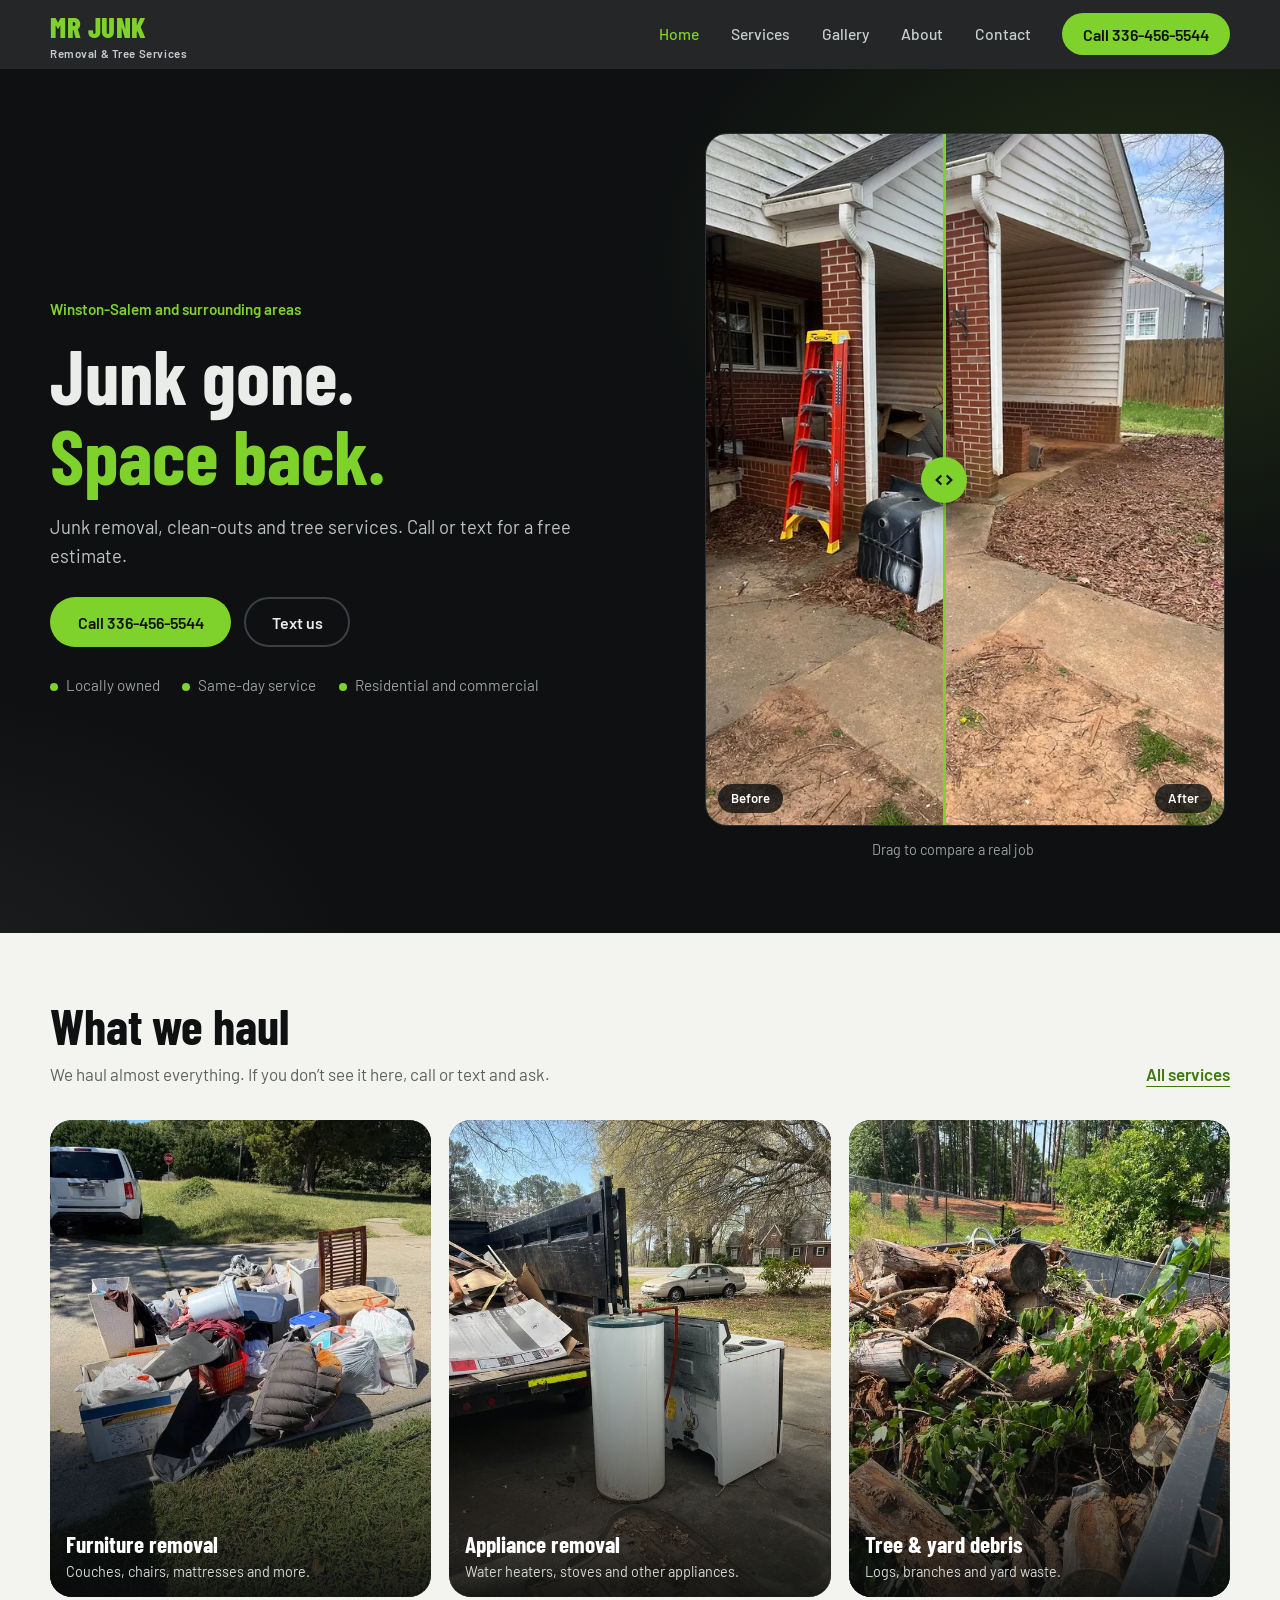
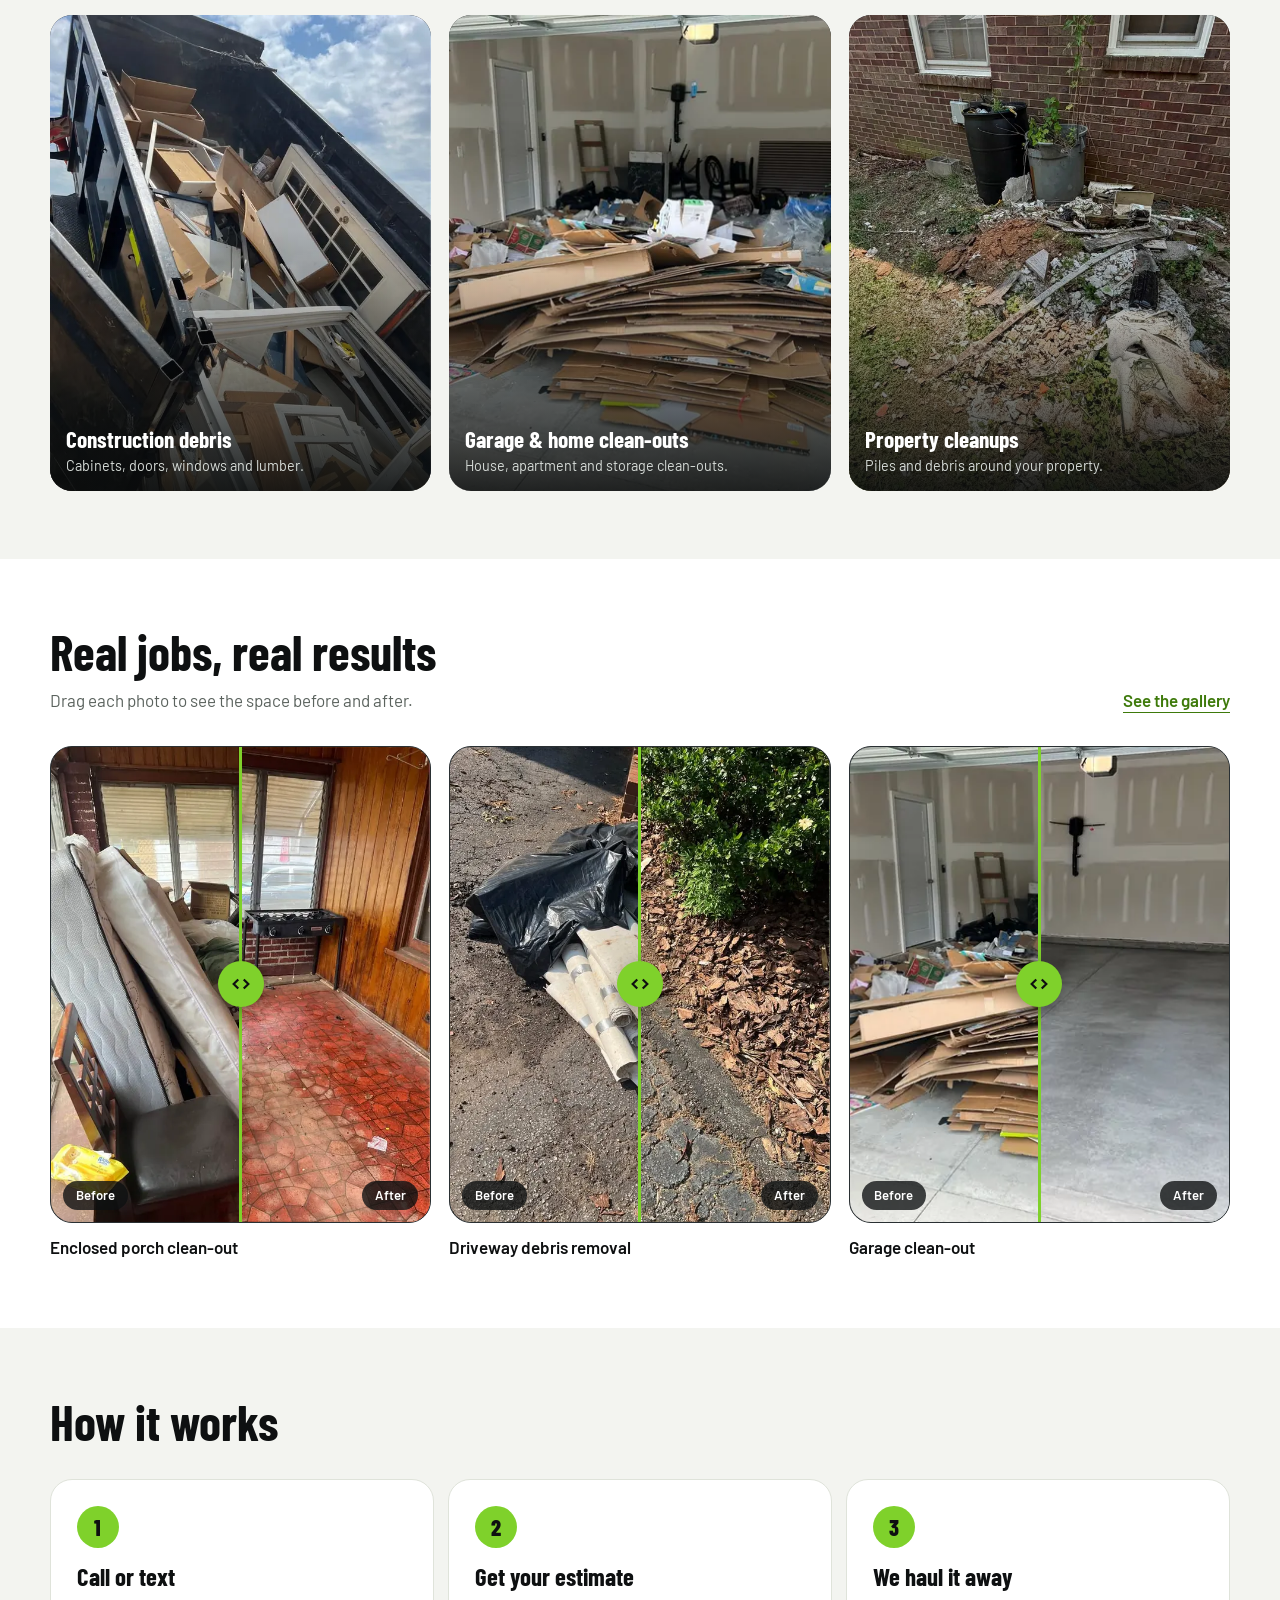
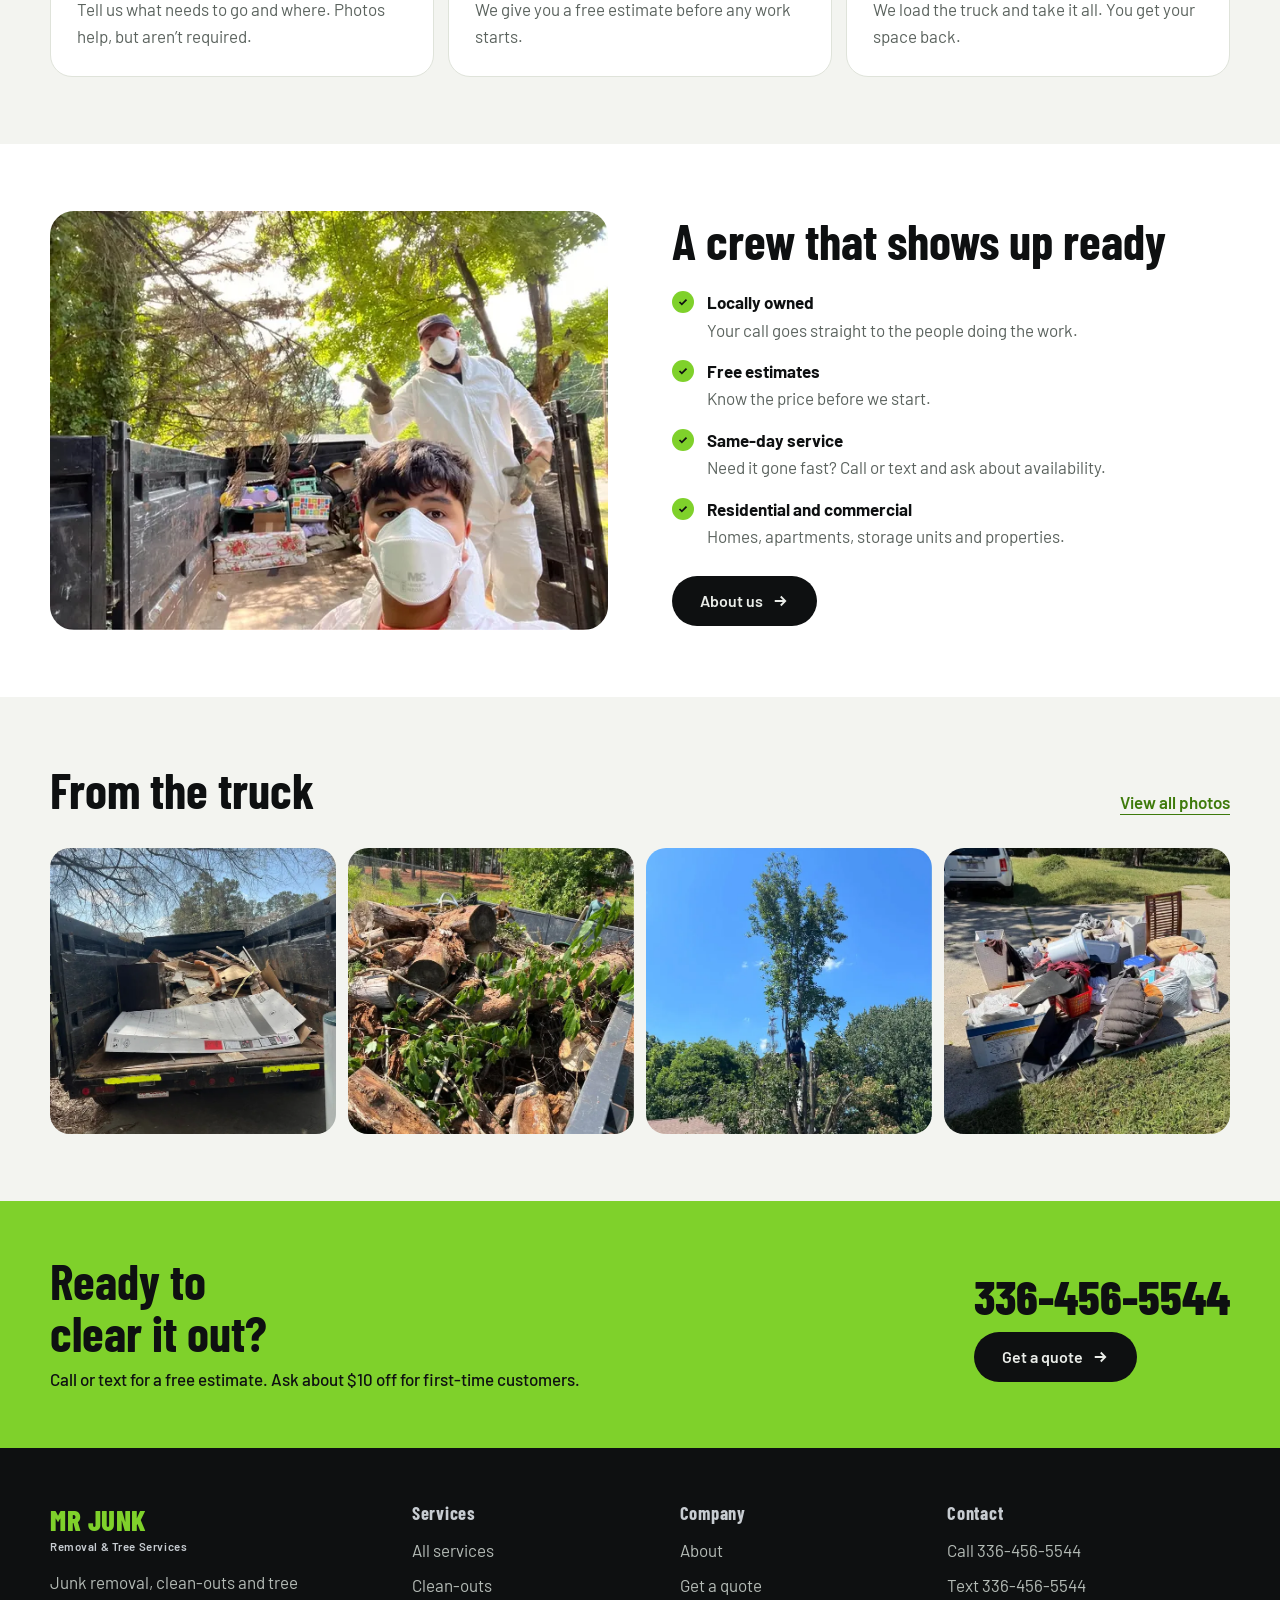
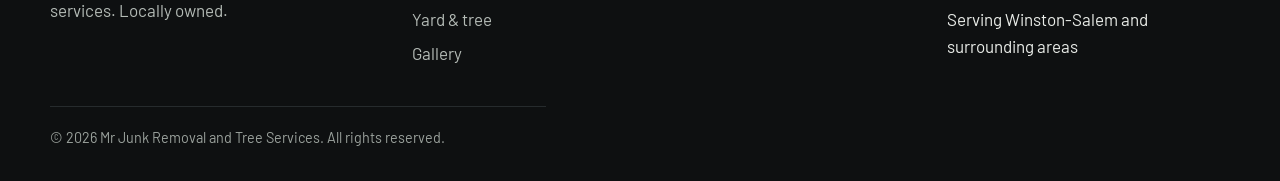
<file: index.html>
<!doctype html>
<html lang="en"><head><meta charset="utf-8"><meta name="viewport" content="width=device-width,initial-scale=1">
<title>Junk Removal &amp; Tree Services in Winston-Salem | Mr Junk</title><meta name="description" content="Mr Junk Removal and Tree Services hauls furniture, appliances, construction and yard debris, and does house, apartment and storage clean-outs in Winston-Salem and nearby areas. Call or text 336-456-5544."><link rel="canonical" href="https://www.mrjunkremoval.example/"><meta name="theme-color" content="#0E1011">
<meta property="og:type" content="website"><meta property="og:site_name" content="Mr Junk Removal and Tree Services"><meta property="og:title" content="Junk Removal &amp; Tree Services in Winston-Salem | Mr Junk"><meta property="og:description" content="Mr Junk Removal and Tree Services hauls furniture, appliances, construction and yard debris, and does house, apartment and storage clean-outs in Winston-Salem and nearby areas. Call or text 336-456-5544."><meta property="og:url" content="https://www.mrjunkremoval.example/"><meta property="og:image" content="https://www.mrjunkremoval.example/images/og.jpg"><meta name="twitter:card" content="summary_large_image">
<link rel="icon" href="assets/favicon.svg" type="image/svg+xml"><link rel="preconnect" href="https://fonts.googleapis.com"><link rel="preconnect" href="https://fonts.gstatic.com" crossorigin>
<link href="https://fonts.googleapis.com/css2?family=Barlow+Condensed:wght@700;800&family=Barlow:wght@400;500;600&display=swap" rel="stylesheet"><link rel="stylesheet" href="assets/style.css">
<script type="application/ld+json">{"@context": "https://schema.org", "@graph": [{"@type": "LocalBusiness", "@id": "https://www.mrjunkremoval.example/#business", "name": "Mr Junk Removal and Tree Services", "url": "https://www.mrjunkremoval.example/", "telephone": "+1-336-456-5544", "image": "https://www.mrjunkremoval.example/images/og.jpg", "areaServed": {"@type": "City", "name": "Winston-Salem, NC"}, "description": "Junk removal, house, apartment and storage clean-outs, yard debris and tree services in Winston-Salem and surrounding areas."}, {"@type": "WebSite", "url": "https://www.mrjunkremoval.example/", "name": "Mr Junk Removal and Tree Services"}]}</script></head><body>
<header class="hdr"><div class="wrap hbar"><a class="logo" href="index.html" aria-label="Mr Junk Removal and Tree Services, home"><b>MR JUNK</b><span>Removal &amp; Tree Services</span></a><nav class="nav" id="nav" aria-label="Main"><a href="index.html" aria-current="page">Home</a><a href="services.html">Services</a><a href="gallery.html">Gallery</a><a href="about.html">About</a><a href="contact.html">Contact</a></nav><a class="btn btn-primary hcall" href="tel:+13364565544">Call 336-456-5544</a><button class="navbtn" id="navbtn" aria-label="Menu" aria-expanded="false" aria-controls="nav"><svg viewBox="0 0 24 24"><path d="M4 7h16M4 12h16M4 17h16" stroke-linecap="round"/></svg></button></div></header>
<main><section class="hero"><div class="wrap hero-grid"><div class="hero-copy"><p class="kicker">Winston-Salem and surrounding areas</p><h1>Junk gone.<br><em>Space back.</em></h1><p class="lead">Junk removal, clean-outs and tree services. Call or text for a free estimate.</p><div class="cta"><a class="btn btn-primary" href="tel:+13364565544">Call 336-456-5544</a><a class="btn btn-ghost" href="sms:+13364565544">Text us</a></div><ul class="facts"><li>Locally owned</li><li>Same-day service</li><li>Residential and commercial</li></ul></div>
<div class="hero-ba"><div class="ba" style="--ar:3/4" data-nudge><img src="images/house-before-1280.webp" srcset="images/house-before-640.webp 640w, images/house-before-1280.webp 1280w" sizes="(min-width:900px) 520px,100vw" alt="Before: Water heater, couch, windows and debris piled beside a brick house" width="1536" height="2048" fetchpriority="high"><img src="images/house-after-1280.webp" srcset="images/house-after-640.webp 640w, images/house-after-1280.webp 1280w" sizes="(min-width:900px) 520px,100vw" alt="After: Front porch and side carport after debris was hauled away" width="1536" height="2048" fetchpriority="high" class="top"><span class="bar"></span><span class="tag l">Before</span><span class="tag r">After</span><input type="range" min="0" max="100" value="50" aria-label="Drag to compare before and after: front porch and carport"><span class="knob"><svg viewBox="0 0 24 24" aria-hidden="true"><path d="m9 7-5 5 5 5M15 7l5 5-5 5"/></svg></span></div><p class="hint">Drag to compare a real job</p></div></div></section>
<section class="s"><div class="wrap"><div class="sh"><div><h2>What we haul</h2><p>We haul almost everything. If you don’t see it here, call or text and ask.</p></div><a class="more" href="services.html">All services</a></div><div class="tiles"><a class="tile rv" href="services.html#furniture"><img src="images/curbside-pile-720.webp" srcset="images/curbside-pile-640.webp 640w, images/curbside-pile-720.webp 720w" sizes="(min-width:900px) 33vw,50vw" alt="Household items, bags and a chair stacked at the curb for removal" width="720" height="960" loading="lazy" decoding="async"><div><h3>Furniture removal</h3><p>Couches, chairs, mattresses and more.</p></div></a><a class="tile rv" href="services.html#appliances"><img src="images/water-heater-stove-1280.webp" srcset="images/water-heater-stove-640.webp 640w, images/water-heater-stove-1280.webp 1280w" sizes="(min-width:900px) 33vw,50vw" alt="Water heater and electric stove at the curb beside a loaded trailer" width="1536" height="2048" loading="lazy" decoding="async"><div><h3>Appliance removal</h3><p>Water heaters, stoves and other appliances.</p></div></a><a class="tile rv" href="yard-and-tree.html"><img src="images/logs-trailer-720.webp" srcset="images/logs-trailer-640.webp 640w, images/logs-trailer-720.webp 720w" sizes="(min-width:900px) 33vw,50vw" alt="Cut logs and branches loaded in a trailer" width="720" height="960" loading="lazy" decoding="async"><div><h3>Tree &amp; yard debris</h3><p>Logs, branches and yard waste.</p></div></a><a class="tile rv" href="services.html#construction"><img src="images/trailer-dumping-720.webp" srcset="images/trailer-dumping-640.webp 640w, images/trailer-dumping-720.webp 720w" sizes="(min-width:900px) 33vw,50vw" alt="Dump trailer tilted to unload cabinets, doors and window frames" width="720" height="960" loading="lazy" decoding="async"><div><h3>Construction debris</h3><p>Cabinets, doors, windows and lumber.</p></div></a><a class="tile rv" href="clean-outs.html"><img src="images/garage-before-1280.webp" srcset="images/garage-before-640.webp 640w, images/garage-before-1280.webp 1280w" sizes="(min-width:900px) 33vw,50vw" alt="Garage floor covered in flattened cardboard and household items before a clean-out" width="2048" height="1536" loading="lazy" decoding="async"><div><h3>Garage &amp; home clean-outs</h3><p>House, apartment and storage clean-outs.</p></div></a><a class="tile rv" href="services.html#property"><img src="images/yard-debris-2-1280.webp" srcset="images/yard-debris-2-640.webp 640w, images/yard-debris-2-1280.webp 1280w" sizes="(min-width:900px) 33vw,50vw" alt="Broken materials and trash cans piled against a brick wall" width="1536" height="2048" loading="lazy" decoding="async"><div><h3>Property cleanups</h3><p>Piles and debris around your property.</p></div></a></div></div></section>
<section class="s white"><div class="wrap"><div class="sh"><div><h2>Real jobs, real results</h2><p>Drag each photo to see the space before and after.</p></div><a class="more" href="gallery.html">See the gallery</a></div><div class="trio">
<figure class="rv"><div class="ba" style="--ar:4/5"><img src="images/porch-before-720.webp" srcset="images/porch-before-640.webp 640w, images/porch-before-720.webp 720w" sizes="(min-width:900px) 33vw,100vw" alt="Before: Enclosed porch filled with mattresses, a chair and boxes" width="720" height="960" loading="lazy" decoding="async"><img src="images/porch-after-720.webp" srcset="images/porch-after-640.webp 640w, images/porch-after-720.webp 720w" sizes="(min-width:900px) 33vw,100vw" alt="After: Empty enclosed porch with a red tile floor after a clean-out" width="720" height="960" loading="lazy" decoding="async" class="top"><span class="bar"></span><span class="tag l">Before</span><span class="tag r">After</span><input type="range" min="0" max="100" value="50" aria-label="Drag to compare before and after: enclosed porch"><span class="knob"><svg viewBox="0 0 24 24" aria-hidden="true"><path d="m9 7-5 5 5 5M15 7l5 5-5 5"/></svg></span></div><figcaption>Enclosed porch clean-out</figcaption></figure>
<figure class="rv"><div class="ba" style="--ar:4/5"><img src="images/driveway-before-720.webp" srcset="images/driveway-before-640.webp 640w, images/driveway-before-720.webp 720w" sizes="(min-width:900px) 33vw,100vw" alt="Before: Rolled flooring and black bags piled on a driveway" width="720" height="960" loading="lazy" decoding="async"><img src="images/driveway-after-720.webp" srcset="images/driveway-after-640.webp 640w, images/driveway-after-720.webp 720w" sizes="(min-width:900px) 33vw,100vw" alt="After: Driveway edge and mulch bed, clear of debris" width="720" height="960" loading="lazy" decoding="async" class="top"><span class="bar"></span><span class="tag l">Before</span><span class="tag r">After</span><input type="range" min="0" max="100" value="50" aria-label="Drag to compare before and after: driveway"><span class="knob"><svg viewBox="0 0 24 24" aria-hidden="true"><path d="m9 7-5 5 5 5M15 7l5 5-5 5"/></svg></span></div><figcaption>Driveway debris removal</figcaption></figure>
<figure class="rv"><div class="ba" style="--ar:4/5"><img src="images/garage-before-1280.webp" srcset="images/garage-before-640.webp 640w, images/garage-before-1280.webp 1280w" sizes="(min-width:900px) 33vw,100vw" alt="Before: Garage floor covered in flattened cardboard and household items before a clean-out" width="2048" height="1536" loading="lazy" decoding="async"><img src="images/garage-after-1280.webp" srcset="images/garage-after-640.webp 640w, images/garage-after-1280.webp 1280w" sizes="(min-width:900px) 33vw,100vw" alt="After: Two-car garage with a clear concrete floor after a clean-out" width="1448" height="1086" loading="lazy" decoding="async" class="top"><span class="bar"></span><span class="tag l">Before</span><span class="tag r">After</span><input type="range" min="0" max="100" value="50" aria-label="Drag to compare before and after: garage"><span class="knob"><svg viewBox="0 0 24 24" aria-hidden="true"><path d="m9 7-5 5 5 5M15 7l5 5-5 5"/></svg></span></div><figcaption>Garage clean-out</figcaption></figure></div></div></section>
<section class="s"><div class="wrap"><div class="sh"><h2>How it works</h2></div><div class="steps"><div class="step rv"><h3>Call or text</h3><p>Tell us what needs to go and where. Photos help, but aren’t required.</p></div><div class="step rv"><h3>Get your estimate</h3><p>We give you a free estimate before any work starts.</p></div><div class="step rv"><h3>We haul it away</h3><p>We load the truck and take it all. You get your space back.</p></div></div></div></section>
<section class="s white"><div class="wrap split rv"><img src="images/crew-ppe-960.webp" srcset="images/crew-ppe-640.webp 640w, images/crew-ppe-960.webp 960w" sizes="(min-width:900px) 50vw,100vw" alt="Two crew members in protective suits and masks on the truck bed" width="960" height="720" loading="lazy" decoding="async" class="ph"><div><h2>A crew that shows up ready</h2><ul class="checks"><li><div><b>Locally owned</b><span>Your call goes straight to the people doing the work.</span></div></li><li><div><b>Free estimates</b><span>Know the price before we start.</span></div></li><li><div><b>Same-day service</b><span>Need it gone fast? Call or text and ask about availability.</span></div></li><li><div><b>Residential and commercial</b><span>Homes, apartments, storage units and properties.</span></div></li></ul><div class="cta" style="margin-top:1.6rem"><a class="btn btn-dark" href="about.html">About us <svg viewBox="0 0 24 24" fill="none" stroke="currentColor" stroke-width="2.4" aria-hidden="true"><path d="M5 12h14m-6-6 6 6-6 6"/></svg></a></div></div></div></section>
<section class="s"><div class="wrap"><div class="sh"><h2>From the truck</h2><a class="more" href="gallery.html">View all photos</a></div><div class="strip"><a href="gallery.html"><img src="images/trailer-loaded-1280.webp" srcset="images/trailer-loaded-640.webp 640w, images/trailer-loaded-1280.webp 1280w" sizes="(min-width:800px) 25vw,50vw" alt="Black dump trailer loaded with wood, cabinets and cardboard" width="1536" height="2048" loading="lazy" decoding="async"></a><a href="gallery.html"><img src="images/logs-trailer-720.webp" srcset="images/logs-trailer-640.webp 640w, images/logs-trailer-720.webp 720w" sizes="(min-width:800px) 25vw,50vw" alt="Cut logs and branches loaded in a trailer" width="720" height="960" loading="lazy" decoding="async"></a><a href="gallery.html"><img src="images/tree-climb-720.webp" srcset="images/tree-climb-640.webp 640w, images/tree-climb-720.webp 720w" sizes="(min-width:800px) 25vw,50vw" alt="Crew member high in a tree during tree work" width="720" height="960" loading="lazy" decoding="async"></a><a href="gallery.html"><img src="images/curbside-pile-720.webp" srcset="images/curbside-pile-640.webp 640w, images/curbside-pile-720.webp 720w" sizes="(min-width:800px) 25vw,50vw" alt="Household items, bags and a chair stacked at the curb for removal" width="720" height="960" loading="lazy" decoding="async"></a></div></div></section></main>
<section class="band"><div class="wrap w2"><div><h2>Ready to clear it out?</h2><p>Call or text for a free estimate. Ask about $10 off for first-time customers.</p></div><div><a class="num" href="tel:+13364565544">336-456-5544</a><a class="btn btn-dark" href="contact.html">Get a quote <svg viewBox="0 0 24 24" fill="none" stroke="currentColor" stroke-width="2.4" aria-hidden="true"><path d="M5 12h14m-6-6 6 6-6 6"/></svg></a></div></div></section>
<footer><div class="wrap"><div class="fg"><div><a class="logo" href="index.html"><b>MR JUNK</b><span>Removal &amp; Tree Services</span></a><p style="margin-top:1rem;max-width:30ch">Junk removal, clean-outs and tree services. Locally owned.</p></div>
<div><h2>Services</h2><ul><li><a href="services.html">All services</a></li><li><a href="clean-outs.html">Clean-outs</a></li><li><a href="yard-and-tree.html">Yard &amp; tree</a></li><li><a href="gallery.html">Gallery</a></li></ul></div>
<div><h2>Company</h2><ul><li><a href="about.html">About</a></li><li><a href="contact.html">Get a quote</a></li></ul></div>
<div><h2>Contact</h2><ul><li><a href="tel:+13364565544">Call 336-456-5544</a></li><li><a href="sms:+13364565544">Text 336-456-5544</a></li><li>Serving Winston-Salem and surrounding areas</li></ul></div></div>
<p class="legal">© <span data-year>2026</span> Mr Junk Removal and Tree Services. All rights reserved.</p></div></footer>
<div class="mbar"><a class="btn btn-primary" href="tel:+13364565544">Call now</a><a class="btn btn-ghost" href="sms:+13364565544">Text us</a></div>
<script src="assets/main.js" defer></script></body></html>
</file>
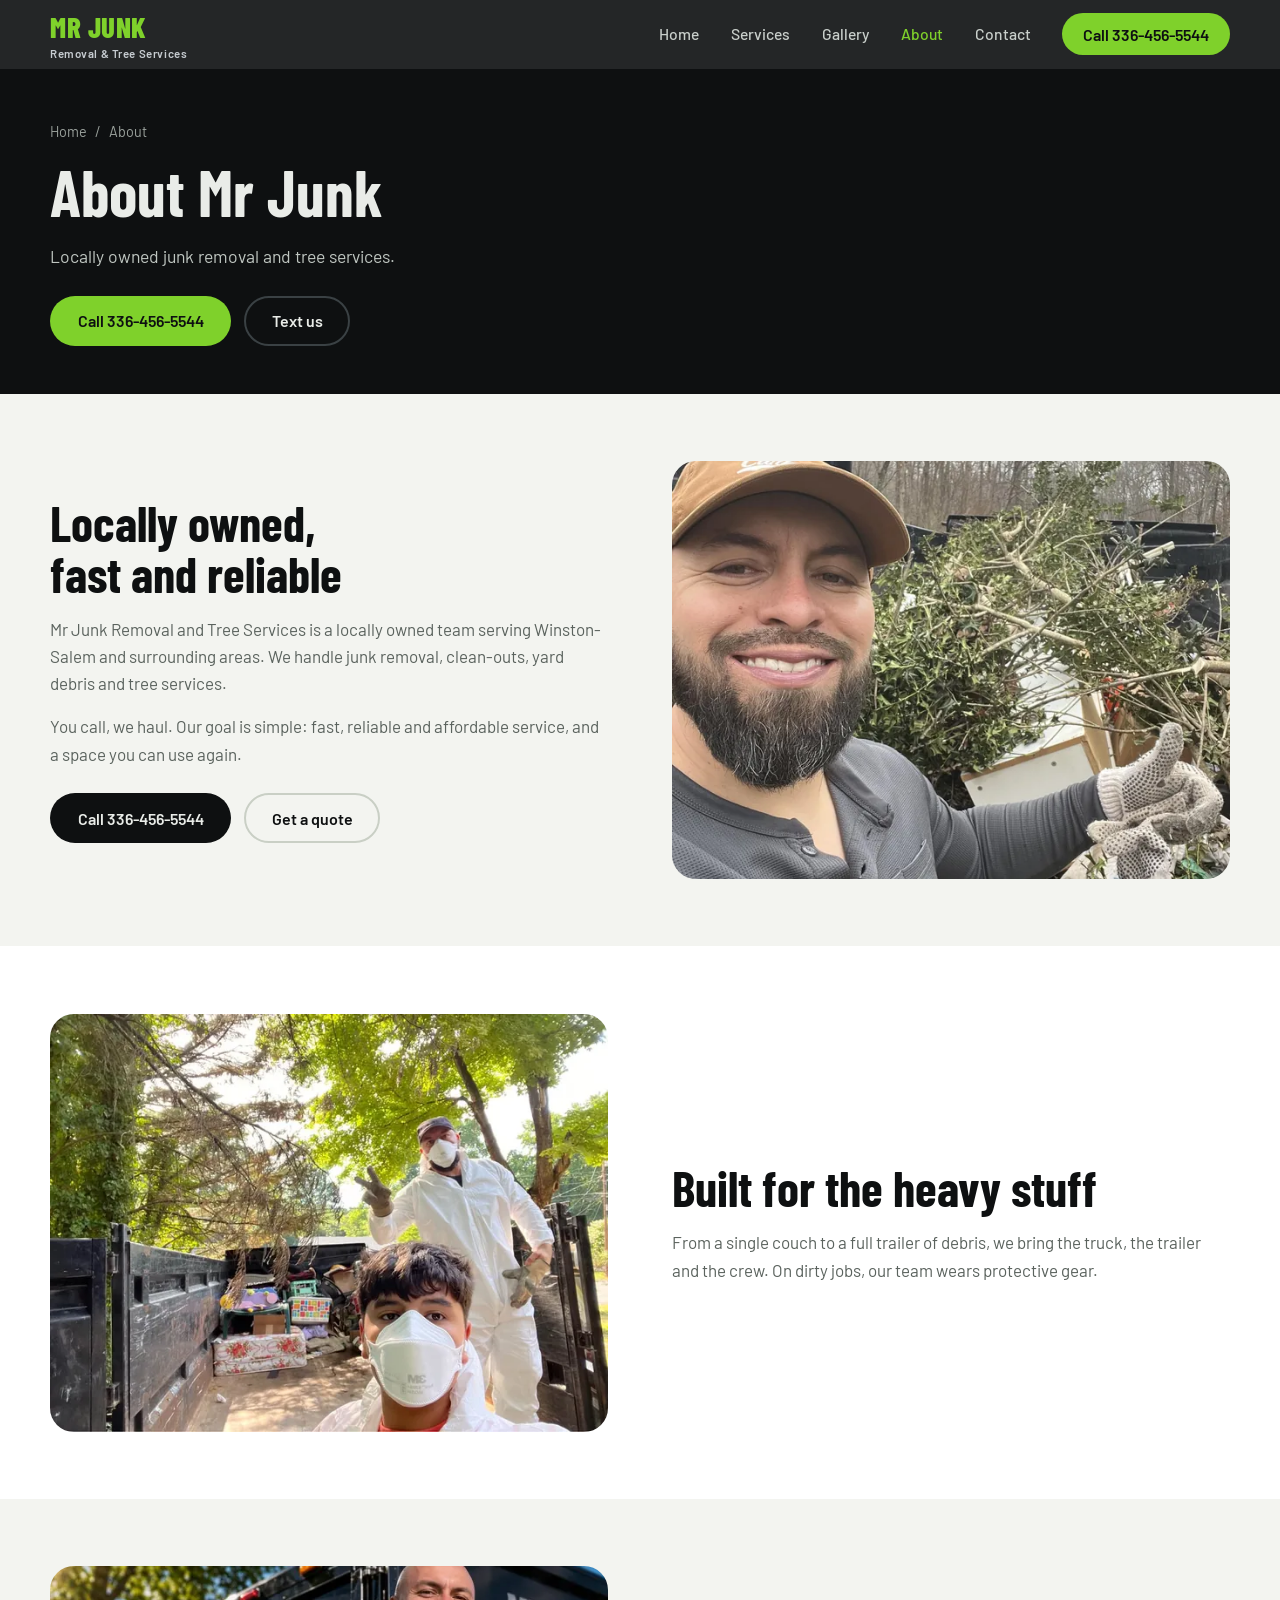
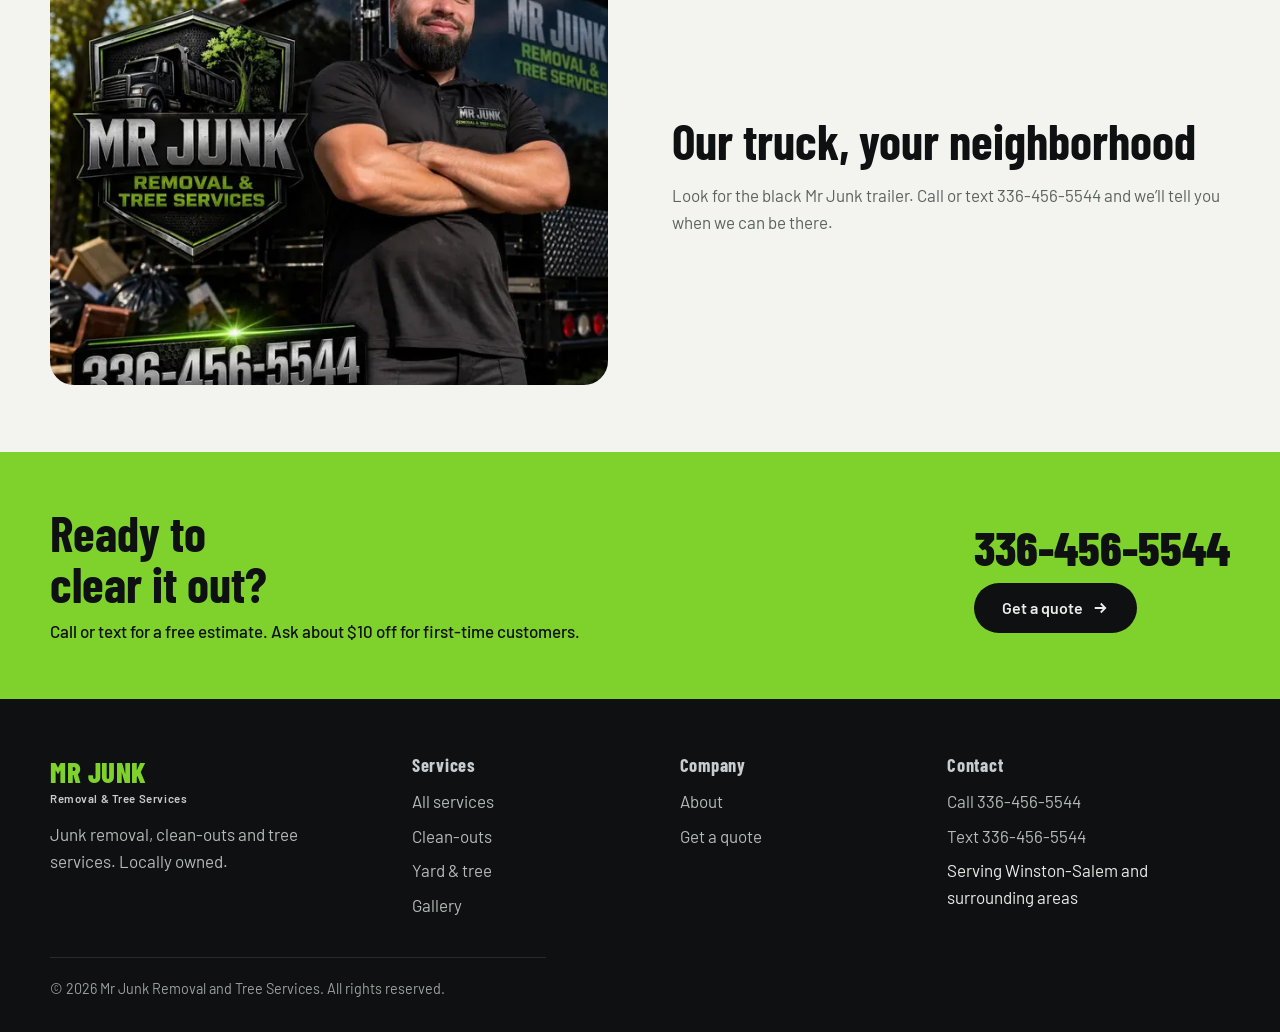
<file: about.html>
<!doctype html>
<html lang="en"><head><meta charset="utf-8"><meta name="viewport" content="width=device-width,initial-scale=1">
<title>About Mr Junk Removal and Tree Services | Winston-Salem</title><meta name="description" content="Meet Mr Junk Removal and Tree Services, a locally owned junk removal and tree services crew serving Winston-Salem and surrounding areas."><link rel="canonical" href="https://www.mrjunkremoval.example/about.html"><meta name="theme-color" content="#0E1011">
<meta property="og:type" content="website"><meta property="og:site_name" content="Mr Junk Removal and Tree Services"><meta property="og:title" content="About Mr Junk Removal and Tree Services | Winston-Salem"><meta property="og:description" content="Meet Mr Junk Removal and Tree Services, a locally owned junk removal and tree services crew serving Winston-Salem and surrounding areas."><meta property="og:url" content="https://www.mrjunkremoval.example/about.html"><meta property="og:image" content="https://www.mrjunkremoval.example/images/og.jpg"><meta name="twitter:card" content="summary_large_image">
<link rel="icon" href="assets/favicon.svg" type="image/svg+xml"><link rel="preconnect" href="https://fonts.googleapis.com"><link rel="preconnect" href="https://fonts.gstatic.com" crossorigin>
<link href="https://fonts.googleapis.com/css2?family=Barlow+Condensed:wght@700;800&family=Barlow:wght@400;500;600&display=swap" rel="stylesheet"><link rel="stylesheet" href="assets/style.css">
<script type="application/ld+json">{"@context": "https://schema.org", "@graph": [{"@type": "BreadcrumbList", "itemListElement": [{"@type": "ListItem", "position": 1, "name": "Home", "item": "https://www.mrjunkremoval.example/"}, {"@type": "ListItem", "position": 2, "name": "About Mr Junk Removal and Tree Services", "item": "https://www.mrjunkremoval.example/about.html"}]}]}</script></head><body>
<header class="hdr"><div class="wrap hbar"><a class="logo" href="index.html" aria-label="Mr Junk Removal and Tree Services, home"><b>MR JUNK</b><span>Removal &amp; Tree Services</span></a><nav class="nav" id="nav" aria-label="Main"><a href="index.html">Home</a><a href="services.html">Services</a><a href="gallery.html">Gallery</a><a href="about.html" aria-current="page">About</a><a href="contact.html">Contact</a></nav><a class="btn btn-primary hcall" href="tel:+13364565544">Call 336-456-5544</a><button class="navbtn" id="navbtn" aria-label="Menu" aria-expanded="false" aria-controls="nav"><svg viewBox="0 0 24 24"><path d="M4 7h16M4 12h16M4 17h16" stroke-linecap="round"/></svg></button></div></header>
<main><section class="ph-hero"><div class="wrap"><nav class="crumb" aria-label="Breadcrumb"><a href="index.html">Home</a><span>/</span><span aria-current="page">About</span></nav><h1>About Mr Junk</h1><p>Locally owned junk removal and tree services.</p><div class="cta" style="margin-top:1.6rem"><a class="btn btn-primary" href="tel:+13364565544">Call 336-456-5544</a><a class="btn btn-ghost" href="sms:+13364565544">Text us</a></div></div></section><section class="s"><div class="wrap"><div class="split rv"><div><h2>Locally owned, fast and reliable</h2><p style="margin-top:1rem;color:var(--mute)">Mr Junk Removal and Tree Services is a locally owned team serving Winston-Salem and surrounding areas. We handle junk removal, clean-outs, yard debris and tree services.</p><p style="margin-top:1rem;color:var(--mute)">You call, we haul. Our goal is simple: fast, reliable and affordable service, and a space you can use again.</p><div class="cta" style="margin-top:1.6rem"><a class="btn btn-dark" href="tel:+13364565544">Call 336-456-5544</a><a class="btn btn-ghost" style="color:var(--ink);border-color:#C9CFC5" href="contact.html">Get a quote</a></div></div><img src="images/owner-selfie-1280.webp" srcset="images/owner-selfie-640.webp 640w, images/owner-selfie-1280.webp 1280w" sizes="(min-width:900px) 45vw,100vw" alt="Owner smiling beside a trailer of tree branches and debris" width="2048" height="2048" loading="lazy" decoding="async" class="ph"></div></div></section>
<section class="s white"><div class="wrap split rev rv"><div><h2>Built for the heavy stuff</h2><p style="margin-top:1rem;color:var(--mute)">From a single couch to a full trailer of debris, we bring the truck, the trailer and the crew. On dirty jobs, our team wears protective gear.</p></div><img src="images/crew-ppe-960.webp" srcset="images/crew-ppe-640.webp 640w, images/crew-ppe-960.webp 960w" sizes="(min-width:900px) 45vw,100vw" alt="Two crew members in protective suits and masks on the truck bed" width="960" height="720" loading="lazy" decoding="async" class="ph"></div></section>
<section class="s"><div class="wrap split rv"><img src="images/owner-brand-1222.webp" srcset="images/owner-brand-640.webp 640w, images/owner-brand-1222.webp 1222w" sizes="(min-width:900px) 45vw,100vw" alt="Mr Junk Removal and Tree Services logo with the owner standing in front of the dump truck" width="1222" height="1223" loading="lazy" decoding="async" class="ph"><div><h2>Our truck, your neighborhood</h2><p style="margin-top:1rem;color:var(--mute)">Look for the black Mr Junk trailer. Call or text 336-456-5544 and we’ll tell you when we can be there.</p></div></div></section></main>
<section class="band"><div class="wrap w2"><div><h2>Ready to clear it out?</h2><p>Call or text for a free estimate. Ask about $10 off for first-time customers.</p></div><div><a class="num" href="tel:+13364565544">336-456-5544</a><a class="btn btn-dark" href="contact.html">Get a quote <svg viewBox="0 0 24 24" fill="none" stroke="currentColor" stroke-width="2.4" aria-hidden="true"><path d="M5 12h14m-6-6 6 6-6 6"/></svg></a></div></div></section>
<footer><div class="wrap"><div class="fg"><div><a class="logo" href="index.html"><b>MR JUNK</b><span>Removal &amp; Tree Services</span></a><p style="margin-top:1rem;max-width:30ch">Junk removal, clean-outs and tree services. Locally owned.</p></div>
<div><h2>Services</h2><ul><li><a href="services.html">All services</a></li><li><a href="clean-outs.html">Clean-outs</a></li><li><a href="yard-and-tree.html">Yard &amp; tree</a></li><li><a href="gallery.html">Gallery</a></li></ul></div>
<div><h2>Company</h2><ul><li><a href="about.html">About</a></li><li><a href="contact.html">Get a quote</a></li></ul></div>
<div><h2>Contact</h2><ul><li><a href="tel:+13364565544">Call 336-456-5544</a></li><li><a href="sms:+13364565544">Text 336-456-5544</a></li><li>Serving Winston-Salem and surrounding areas</li></ul></div></div>
<p class="legal">© <span data-year>2026</span> Mr Junk Removal and Tree Services. All rights reserved.</p></div></footer>
<div class="mbar"><a class="btn btn-primary" href="tel:+13364565544">Call now</a><a class="btn btn-ghost" href="sms:+13364565544">Text us</a></div>
<script src="assets/main.js" defer></script></body></html>
</file>
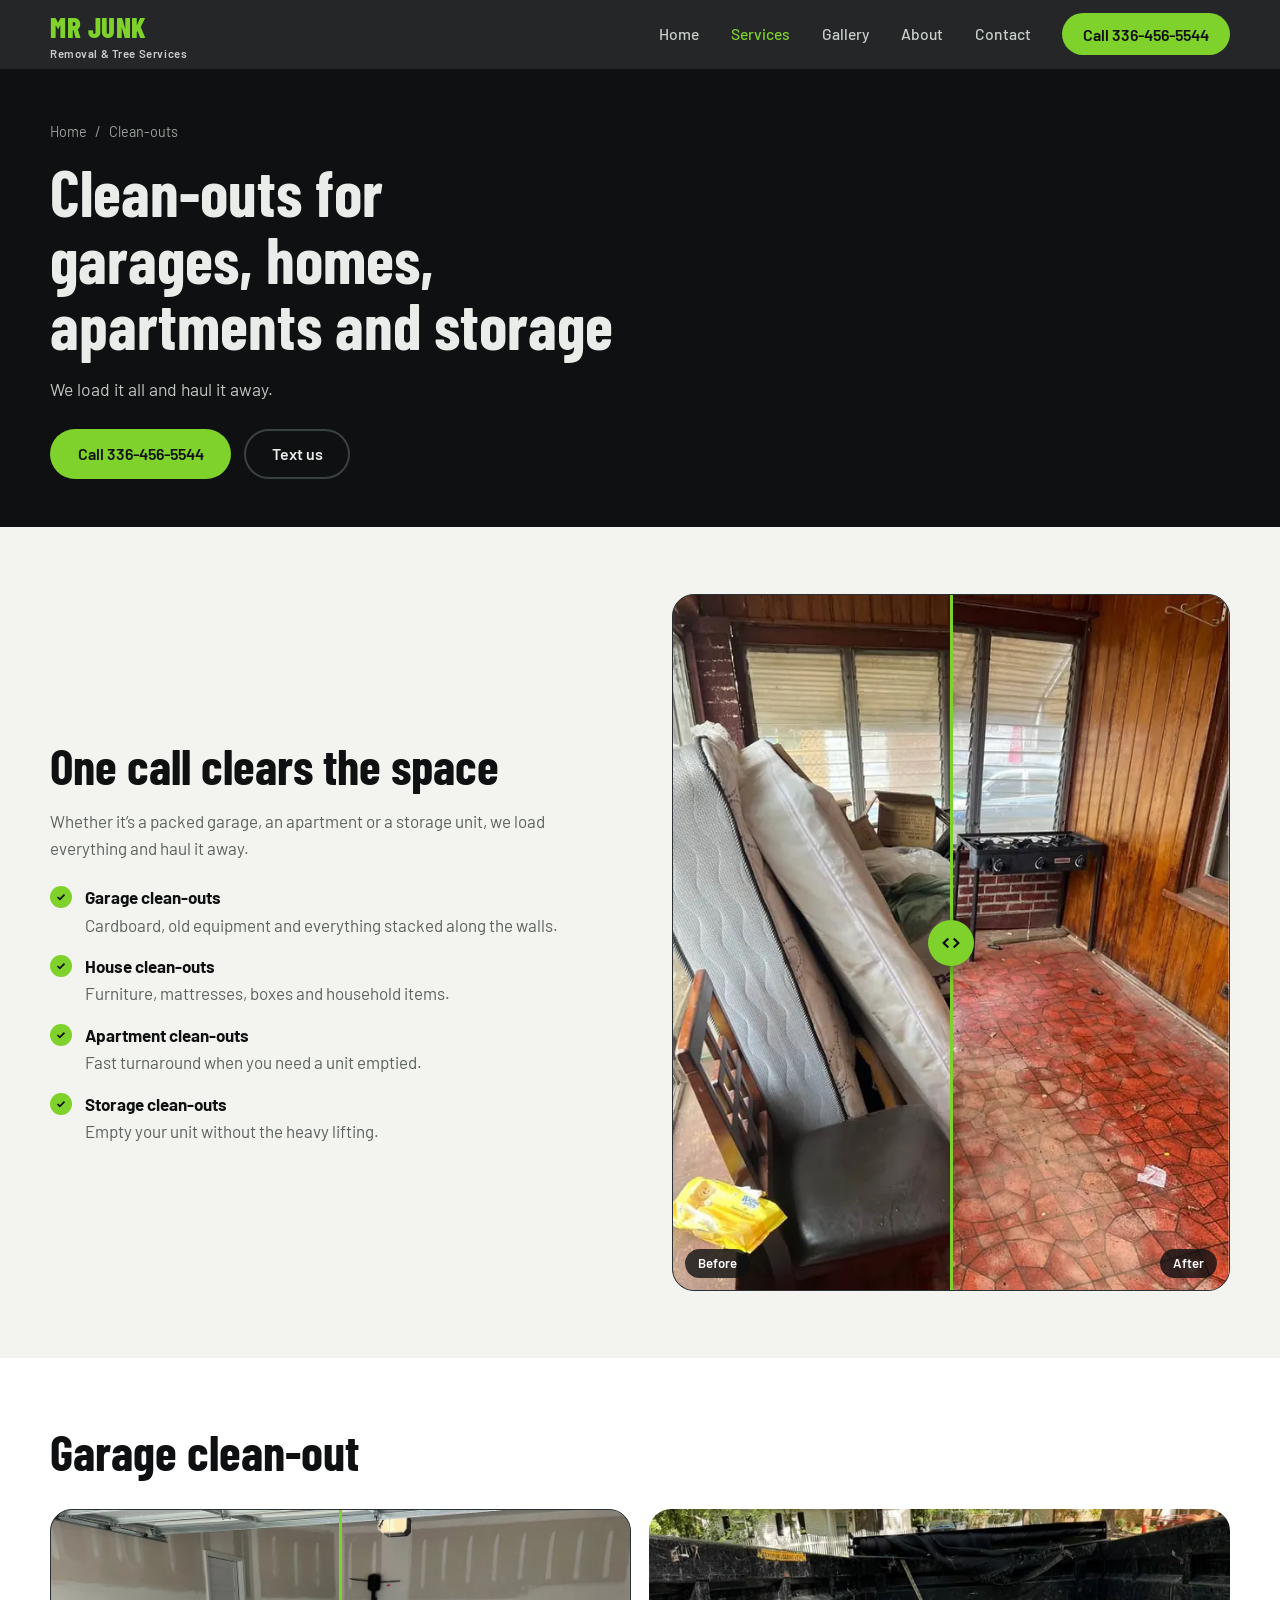
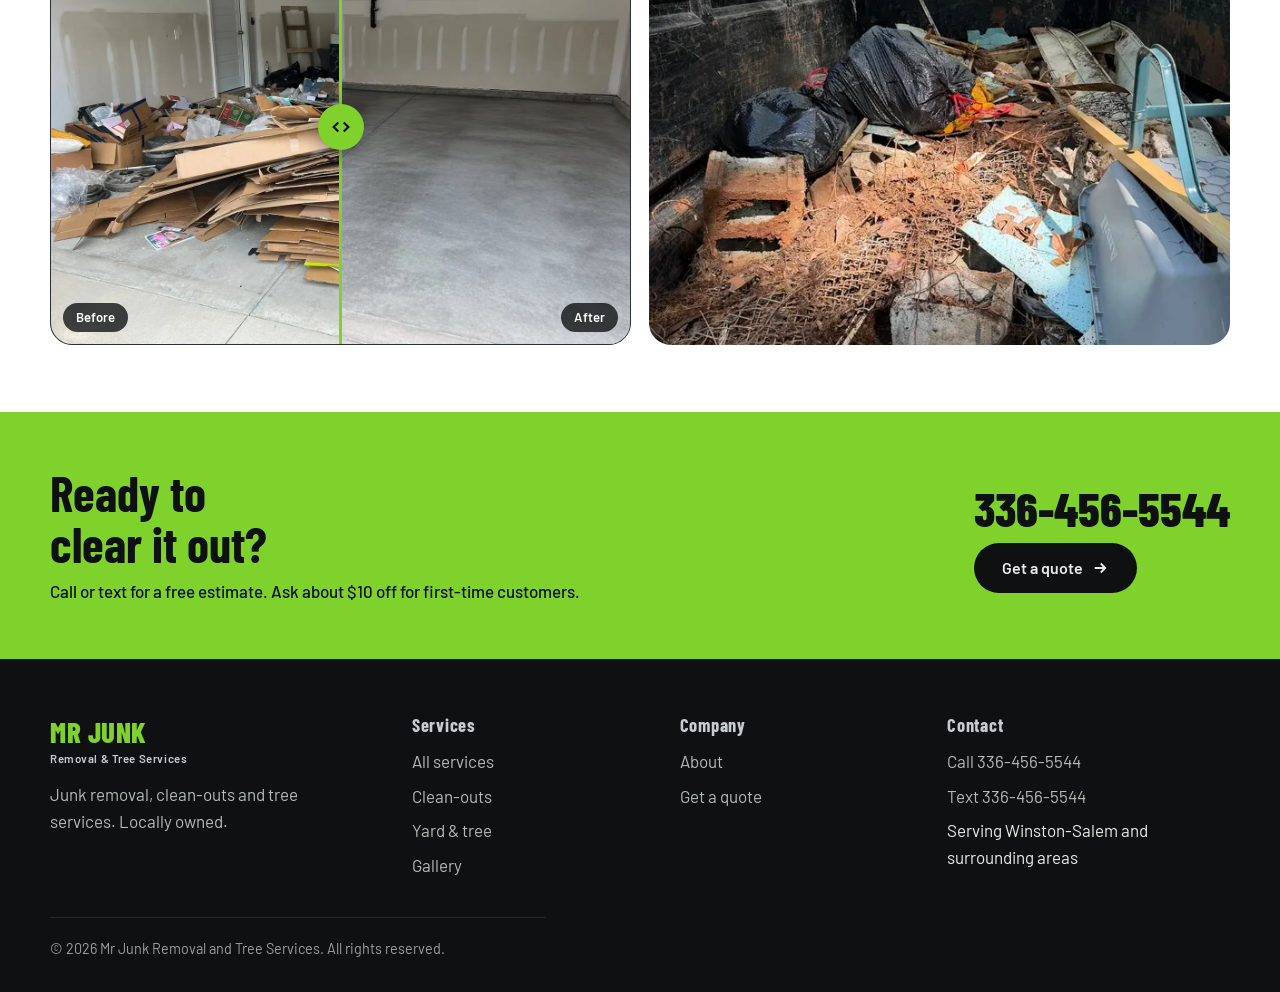
<file: clean-outs.html>
<!doctype html>
<html lang="en"><head><meta charset="utf-8"><meta name="viewport" content="width=device-width,initial-scale=1">
<title>Garage, House, Apartment &amp; Storage Clean-Outs | Mr Junk</title><meta name="description" content="Garage, house, apartment and storage clean-outs in Winston-Salem and surrounding areas. Call or text Mr Junk Removal for a free estimate."><link rel="canonical" href="https://www.mrjunkremoval.example/clean-outs.html"><meta name="theme-color" content="#0E1011">
<meta property="og:type" content="website"><meta property="og:site_name" content="Mr Junk Removal and Tree Services"><meta property="og:title" content="Garage, House, Apartment &amp; Storage Clean-Outs | Mr Junk"><meta property="og:description" content="Garage, house, apartment and storage clean-outs in Winston-Salem and surrounding areas. Call or text Mr Junk Removal for a free estimate."><meta property="og:url" content="https://www.mrjunkremoval.example/clean-outs.html"><meta property="og:image" content="https://www.mrjunkremoval.example/images/og.jpg"><meta name="twitter:card" content="summary_large_image">
<link rel="icon" href="assets/favicon.svg" type="image/svg+xml"><link rel="preconnect" href="https://fonts.googleapis.com"><link rel="preconnect" href="https://fonts.gstatic.com" crossorigin>
<link href="https://fonts.googleapis.com/css2?family=Barlow+Condensed:wght@700;800&family=Barlow:wght@400;500;600&display=swap" rel="stylesheet"><link rel="stylesheet" href="assets/style.css">
<script type="application/ld+json">{"@context": "https://schema.org", "@graph": [{"@type": "BreadcrumbList", "itemListElement": [{"@type": "ListItem", "position": 1, "name": "Home", "item": "https://www.mrjunkremoval.example/"}, {"@type": "ListItem", "position": 2, "name": "Garage, House, Apartment &amp; Storage Clean-Outs", "item": "https://www.mrjunkremoval.example/clean-outs.html"}]}]}</script></head><body>
<header class="hdr"><div class="wrap hbar"><a class="logo" href="index.html" aria-label="Mr Junk Removal and Tree Services, home"><b>MR JUNK</b><span>Removal &amp; Tree Services</span></a><nav class="nav" id="nav" aria-label="Main"><a href="index.html">Home</a><a href="services.html" aria-current="page">Services</a><a href="gallery.html">Gallery</a><a href="about.html">About</a><a href="contact.html">Contact</a></nav><a class="btn btn-primary hcall" href="tel:+13364565544">Call 336-456-5544</a><button class="navbtn" id="navbtn" aria-label="Menu" aria-expanded="false" aria-controls="nav"><svg viewBox="0 0 24 24"><path d="M4 7h16M4 12h16M4 17h16" stroke-linecap="round"/></svg></button></div></header>
<main><section class="ph-hero"><div class="wrap"><nav class="crumb" aria-label="Breadcrumb"><a href="index.html">Home</a><span>/</span><span aria-current="page">Clean-outs</span></nav><h1>Clean-outs for garages, homes, apartments and storage</h1><p>We load it all and haul it away.</p><div class="cta" style="margin-top:1.6rem"><a class="btn btn-primary" href="tel:+13364565544">Call 336-456-5544</a><a class="btn btn-ghost" href="sms:+13364565544">Text us</a></div></div></section><section class="s"><div class="wrap"><div class="split rv"><div><h2>One call clears the space</h2><p style="margin-top:1rem;color:var(--mute)">Whether it’s a packed garage, an apartment or a storage unit, we load everything and haul it away.</p><ul class="checks"><li><div><b>Garage clean-outs</b><span>Cardboard, old equipment and everything stacked along the walls.</span></div></li><li><div><b>House clean-outs</b><span>Furniture, mattresses, boxes and household items.</span></div></li><li><div><b>Apartment clean-outs</b><span>Fast turnaround when you need a unit emptied.</span></div></li><li><div><b>Storage clean-outs</b><span>Empty your unit without the heavy lifting.</span></div></li></ul></div><div class="ba" style="--ar:4/5"><img src="images/porch-before-720.webp" srcset="images/porch-before-640.webp 640w, images/porch-before-720.webp 720w" sizes="(min-width:900px) 45vw,100vw" alt="Before: Enclosed porch filled with mattresses, a chair and boxes" width="720" height="960" loading="lazy" decoding="async"><img src="images/porch-after-720.webp" srcset="images/porch-after-640.webp 640w, images/porch-after-720.webp 720w" sizes="(min-width:900px) 45vw,100vw" alt="After: Empty enclosed porch with a red tile floor after a clean-out" width="720" height="960" loading="lazy" decoding="async" class="top"><span class="bar"></span><span class="tag l">Before</span><span class="tag r">After</span><input type="range" min="0" max="100" value="50" aria-label="Drag to compare before and after: enclosed porch"><span class="knob"><svg viewBox="0 0 24 24" aria-hidden="true"><path d="m9 7-5 5 5 5M15 7l5 5-5 5"/></svg></span></div></div></div></section>
<section class="s white"><div class="wrap"><div class="sh"><h2>Garage clean-out</h2></div><div style="display:grid;gap:18px;grid-template-columns:repeat(auto-fit,minmax(280px,1fr))"><figure><div class="ba" style="--ar:4/3"><img src="images/garage-before-1280.webp" srcset="images/garage-before-640.webp 640w, images/garage-before-1280.webp 1280w" sizes="(min-width:760px) 66vw,100vw" alt="Before: Garage floor covered in flattened cardboard and household items before a clean-out" width="2048" height="1536" loading="lazy" decoding="async"><img src="images/garage-after-1280.webp" srcset="images/garage-after-640.webp 640w, images/garage-after-1280.webp 1280w" sizes="(min-width:760px) 66vw,100vw" alt="After: Two-car garage with a clear concrete floor after a clean-out" width="1448" height="1086" loading="lazy" decoding="async" class="top"><span class="bar"></span><span class="tag l">Before</span><span class="tag r">After</span><input type="range" min="0" max="100" value="50" aria-label="Drag to compare before and after: garage"><span class="knob"><svg viewBox="0 0 24 24" aria-hidden="true"><path d="m9 7-5 5 5 5M15 7l5 5-5 5"/></svg></span></div></figure><div><img src="images/trailer-interior-1280.webp" srcset="images/trailer-interior-640.webp 640w, images/trailer-interior-1280.webp 1280w" sizes="(min-width:760px) 33vw,100vw" alt="Inside a dump trailer loaded with bags, cinder blocks and fencing" width="1536" height="2048" loading="lazy" decoding="async" class="gimg"></div></div></div></section></main>
<section class="band"><div class="wrap w2"><div><h2>Ready to clear it out?</h2><p>Call or text for a free estimate. Ask about $10 off for first-time customers.</p></div><div><a class="num" href="tel:+13364565544">336-456-5544</a><a class="btn btn-dark" href="contact.html">Get a quote <svg viewBox="0 0 24 24" fill="none" stroke="currentColor" stroke-width="2.4" aria-hidden="true"><path d="M5 12h14m-6-6 6 6-6 6"/></svg></a></div></div></section>
<footer><div class="wrap"><div class="fg"><div><a class="logo" href="index.html"><b>MR JUNK</b><span>Removal &amp; Tree Services</span></a><p style="margin-top:1rem;max-width:30ch">Junk removal, clean-outs and tree services. Locally owned.</p></div>
<div><h2>Services</h2><ul><li><a href="services.html">All services</a></li><li><a href="clean-outs.html">Clean-outs</a></li><li><a href="yard-and-tree.html">Yard &amp; tree</a></li><li><a href="gallery.html">Gallery</a></li></ul></div>
<div><h2>Company</h2><ul><li><a href="about.html">About</a></li><li><a href="contact.html">Get a quote</a></li></ul></div>
<div><h2>Contact</h2><ul><li><a href="tel:+13364565544">Call 336-456-5544</a></li><li><a href="sms:+13364565544">Text 336-456-5544</a></li><li>Serving Winston-Salem and surrounding areas</li></ul></div></div>
<p class="legal">© <span data-year>2026</span> Mr Junk Removal and Tree Services. All rights reserved.</p></div></footer>
<div class="mbar"><a class="btn btn-primary" href="tel:+13364565544">Call now</a><a class="btn btn-ghost" href="sms:+13364565544">Text us</a></div>
<script src="assets/main.js" defer></script></body></html>
</file>
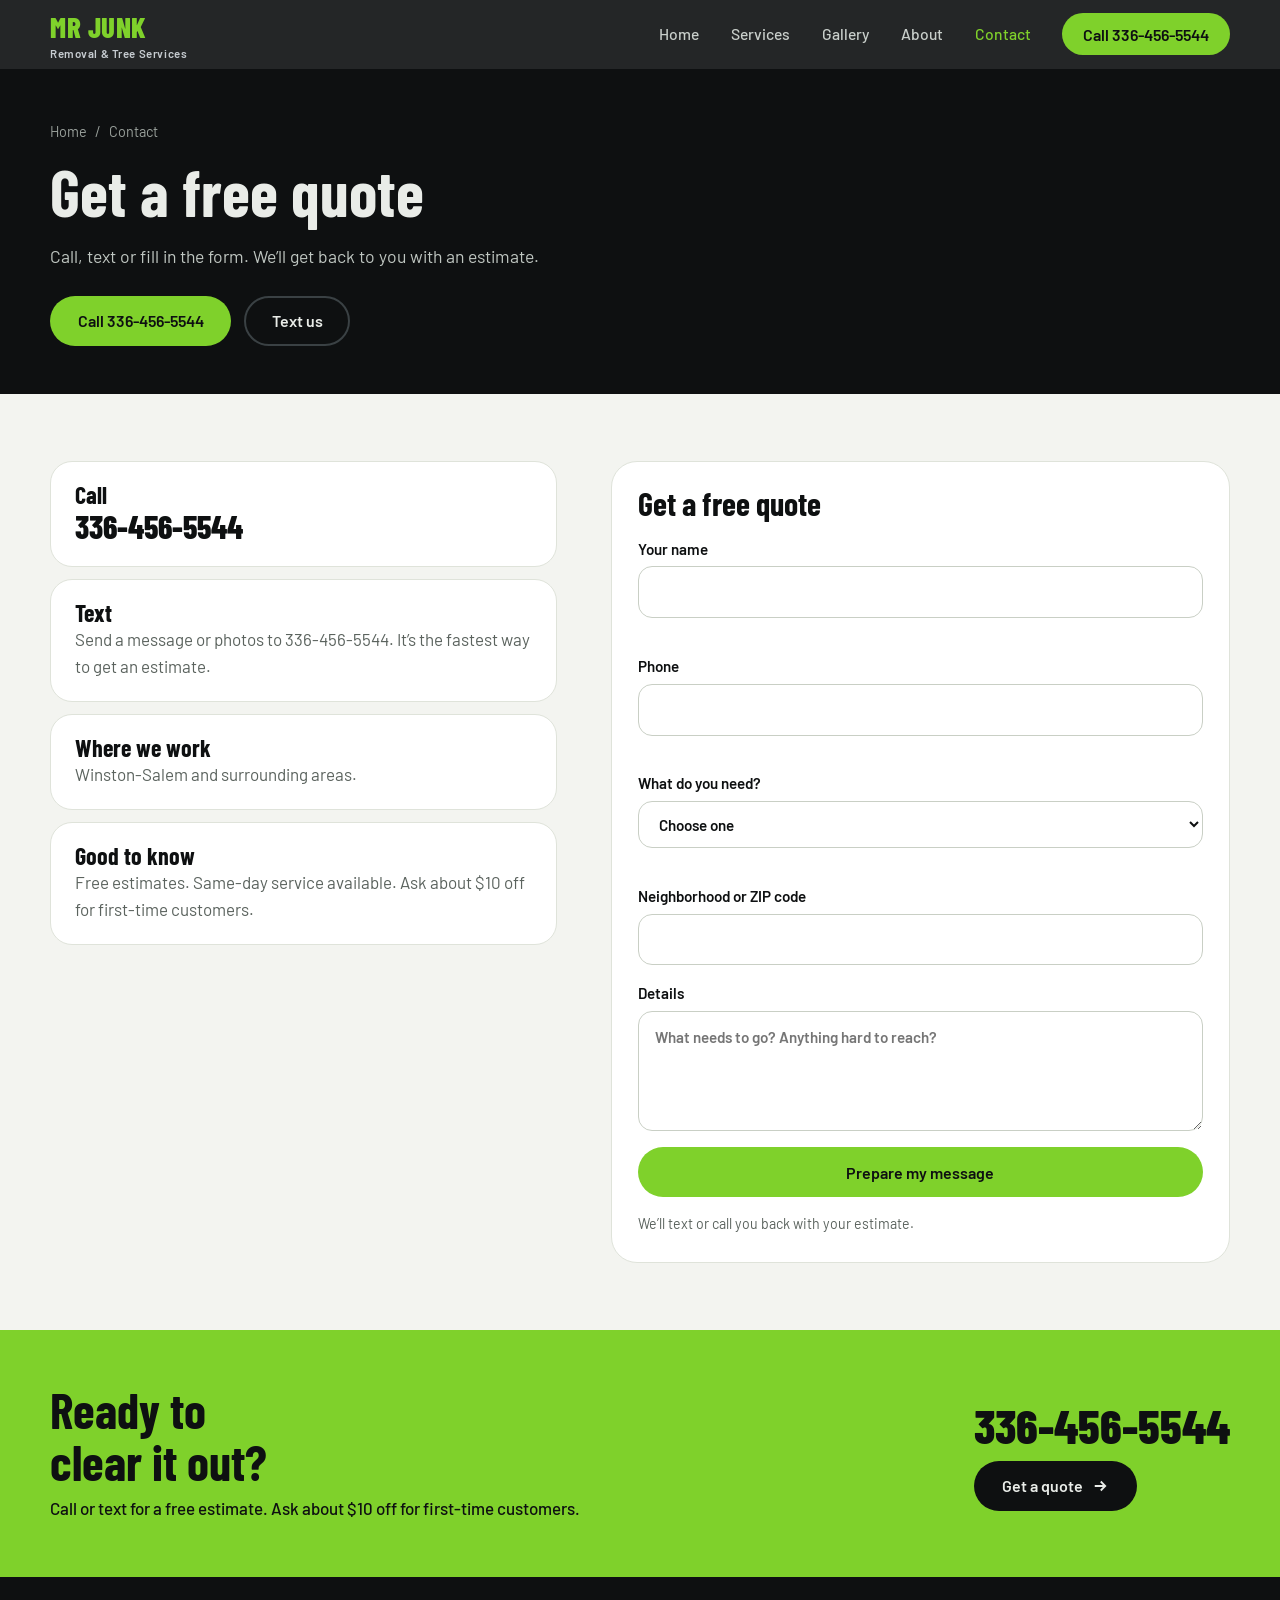
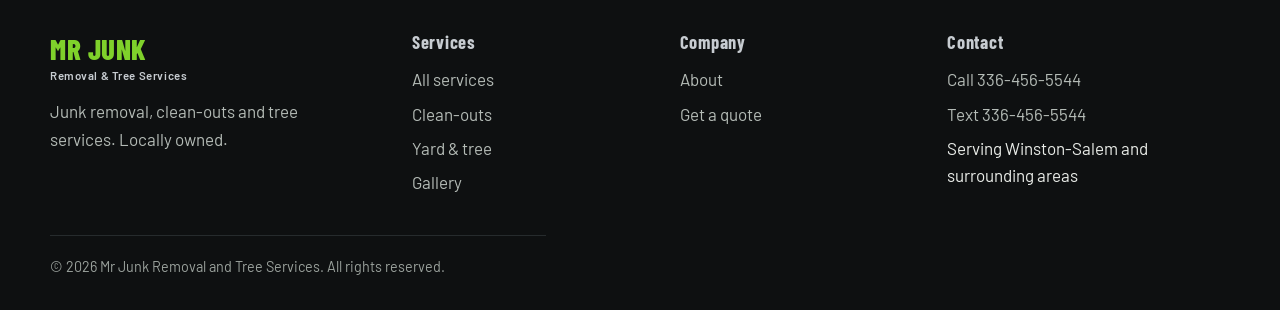
<file: contact.html>
<!doctype html>
<html lang="en"><head><meta charset="utf-8"><meta name="viewport" content="width=device-width,initial-scale=1">
<title>Contact &amp; Get a Quote | Mr Junk Removal and Tree Services</title><meta name="description" content="Call or text 336-456-5544 for a free junk removal or clean-out estimate in Winston-Salem and surrounding areas."><link rel="canonical" href="https://www.mrjunkremoval.example/contact.html"><meta name="theme-color" content="#0E1011">
<meta property="og:type" content="website"><meta property="og:site_name" content="Mr Junk Removal and Tree Services"><meta property="og:title" content="Contact &amp; Get a Quote | Mr Junk Removal and Tree Services"><meta property="og:description" content="Call or text 336-456-5544 for a free junk removal or clean-out estimate in Winston-Salem and surrounding areas."><meta property="og:url" content="https://www.mrjunkremoval.example/contact.html"><meta property="og:image" content="https://www.mrjunkremoval.example/images/og.jpg"><meta name="twitter:card" content="summary_large_image">
<link rel="icon" href="assets/favicon.svg" type="image/svg+xml"><link rel="preconnect" href="https://fonts.googleapis.com"><link rel="preconnect" href="https://fonts.gstatic.com" crossorigin>
<link href="https://fonts.googleapis.com/css2?family=Barlow+Condensed:wght@700;800&family=Barlow:wght@400;500;600&display=swap" rel="stylesheet"><link rel="stylesheet" href="assets/style.css">
<script type="application/ld+json">{"@context": "https://schema.org", "@graph": [{"@type": "ContactPage", "url": "https://www.mrjunkremoval.example/contact.html", "name": "Contact Mr Junk Removal and Tree Services"}, {"@type": "BreadcrumbList", "itemListElement": [{"@type": "ListItem", "position": 1, "name": "Home", "item": "https://www.mrjunkremoval.example/"}, {"@type": "ListItem", "position": 2, "name": "Contact &amp; Get a Quote", "item": "https://www.mrjunkremoval.example/contact.html"}]}]}</script></head><body>
<header class="hdr"><div class="wrap hbar"><a class="logo" href="index.html" aria-label="Mr Junk Removal and Tree Services, home"><b>MR JUNK</b><span>Removal &amp; Tree Services</span></a><nav class="nav" id="nav" aria-label="Main"><a href="index.html">Home</a><a href="services.html">Services</a><a href="gallery.html">Gallery</a><a href="about.html">About</a><a href="contact.html" aria-current="page">Contact</a></nav><a class="btn btn-primary hcall" href="tel:+13364565544">Call 336-456-5544</a><button class="navbtn" id="navbtn" aria-label="Menu" aria-expanded="false" aria-controls="nav"><svg viewBox="0 0 24 24"><path d="M4 7h16M4 12h16M4 17h16" stroke-linecap="round"/></svg></button></div></header>
<main><section class="ph-hero"><div class="wrap"><nav class="crumb" aria-label="Breadcrumb"><a href="index.html">Home</a><span>/</span><span aria-current="page">Contact</span></nav><h1>Get a free quote</h1><p>Call, text or fill in the form. We’ll get back to you with an estimate.</p><div class="cta" style="margin-top:1.6rem"><a class="btn btn-primary" href="tel:+13364565544">Call 336-456-5544</a><a class="btn btn-ghost" href="sms:+13364565544">Text us</a></div></div></section><section class="s"><div class="wrap cgrid"><div class="cards"><a class="cc" href="tel:+13364565544"><h2>Call</h2><p class="big">336-456-5544</p></a><a class="cc" href="sms:+13364565544"><h2>Text</h2><p>Send a message or photos to 336-456-5544. It’s the fastest way to get an estimate.</p></a><div class="cc"><h2>Where we work</h2><p>Winston-Salem and surrounding areas.</p></div><div class="cc"><h2>Good to know</h2><p>Free estimates. Same-day service available. Ask about $10 off for first-time customers.</p></div></div>
<form class="form" id="quote" novalidate><h2>Get a free quote</h2>
<label for="q-name">Your name<input id="q-name" autocomplete="name" required><span class="err" id="q-name-e"></span></label>
<label for="q-phone">Phone<input id="q-phone" type="tel" autocomplete="tel" inputmode="tel" required><span class="err" id="q-phone-e"></span></label>
<label for="q-svc">What do you need?<select id="q-svc" required><option value="">Choose one</option><option>Furniture removal</option><option>Appliance removal</option><option>House clean-out</option><option>Apartment clean-out</option><option>Storage clean-out</option><option>Garage clean-out</option><option>Yard debris or tree services</option><option>Construction debris</option><option>Property cleanup</option><option>Something else</option></select><span class="err" id="q-svc-e"></span></label>
<label for="q-area">Neighborhood or ZIP code<input id="q-area" autocomplete="postal-code"></label>
<label for="q-msg">Details<textarea id="q-msg" placeholder="What needs to go? Anything hard to reach?"></textarea></label>
<button class="btn btn-primary" type="submit">Prepare my message</button>
<div class="ok" id="ok" role="status"><b>Your message is ready.</b><p>Tap below to send it by text to 336-456-5544. This page does not send it for you.</p><a class="btn btn-dark" id="ok-btn" href="sms:+13364565544">Open text message</a><label style="margin-top:1rem">Or copy it<textarea id="ok-copy" readonly rows="5"></textarea></label></div>
<small>We’ll text or call you back with your estimate.</small></form></div></section></main>
<section class="band"><div class="wrap w2"><div><h2>Ready to clear it out?</h2><p>Call or text for a free estimate. Ask about $10 off for first-time customers.</p></div><div><a class="num" href="tel:+13364565544">336-456-5544</a><a class="btn btn-dark" href="contact.html">Get a quote <svg viewBox="0 0 24 24" fill="none" stroke="currentColor" stroke-width="2.4" aria-hidden="true"><path d="M5 12h14m-6-6 6 6-6 6"/></svg></a></div></div></section>
<footer><div class="wrap"><div class="fg"><div><a class="logo" href="index.html"><b>MR JUNK</b><span>Removal &amp; Tree Services</span></a><p style="margin-top:1rem;max-width:30ch">Junk removal, clean-outs and tree services. Locally owned.</p></div>
<div><h2>Services</h2><ul><li><a href="services.html">All services</a></li><li><a href="clean-outs.html">Clean-outs</a></li><li><a href="yard-and-tree.html">Yard &amp; tree</a></li><li><a href="gallery.html">Gallery</a></li></ul></div>
<div><h2>Company</h2><ul><li><a href="about.html">About</a></li><li><a href="contact.html">Get a quote</a></li></ul></div>
<div><h2>Contact</h2><ul><li><a href="tel:+13364565544">Call 336-456-5544</a></li><li><a href="sms:+13364565544">Text 336-456-5544</a></li><li>Serving Winston-Salem and surrounding areas</li></ul></div></div>
<p class="legal">© <span data-year>2026</span> Mr Junk Removal and Tree Services. All rights reserved.</p></div></footer>
<div class="mbar"><a class="btn btn-primary" href="tel:+13364565544">Call now</a><a class="btn btn-ghost" href="sms:+13364565544">Text us</a></div>
<script src="assets/main.js" defer></script></body></html>
</file>
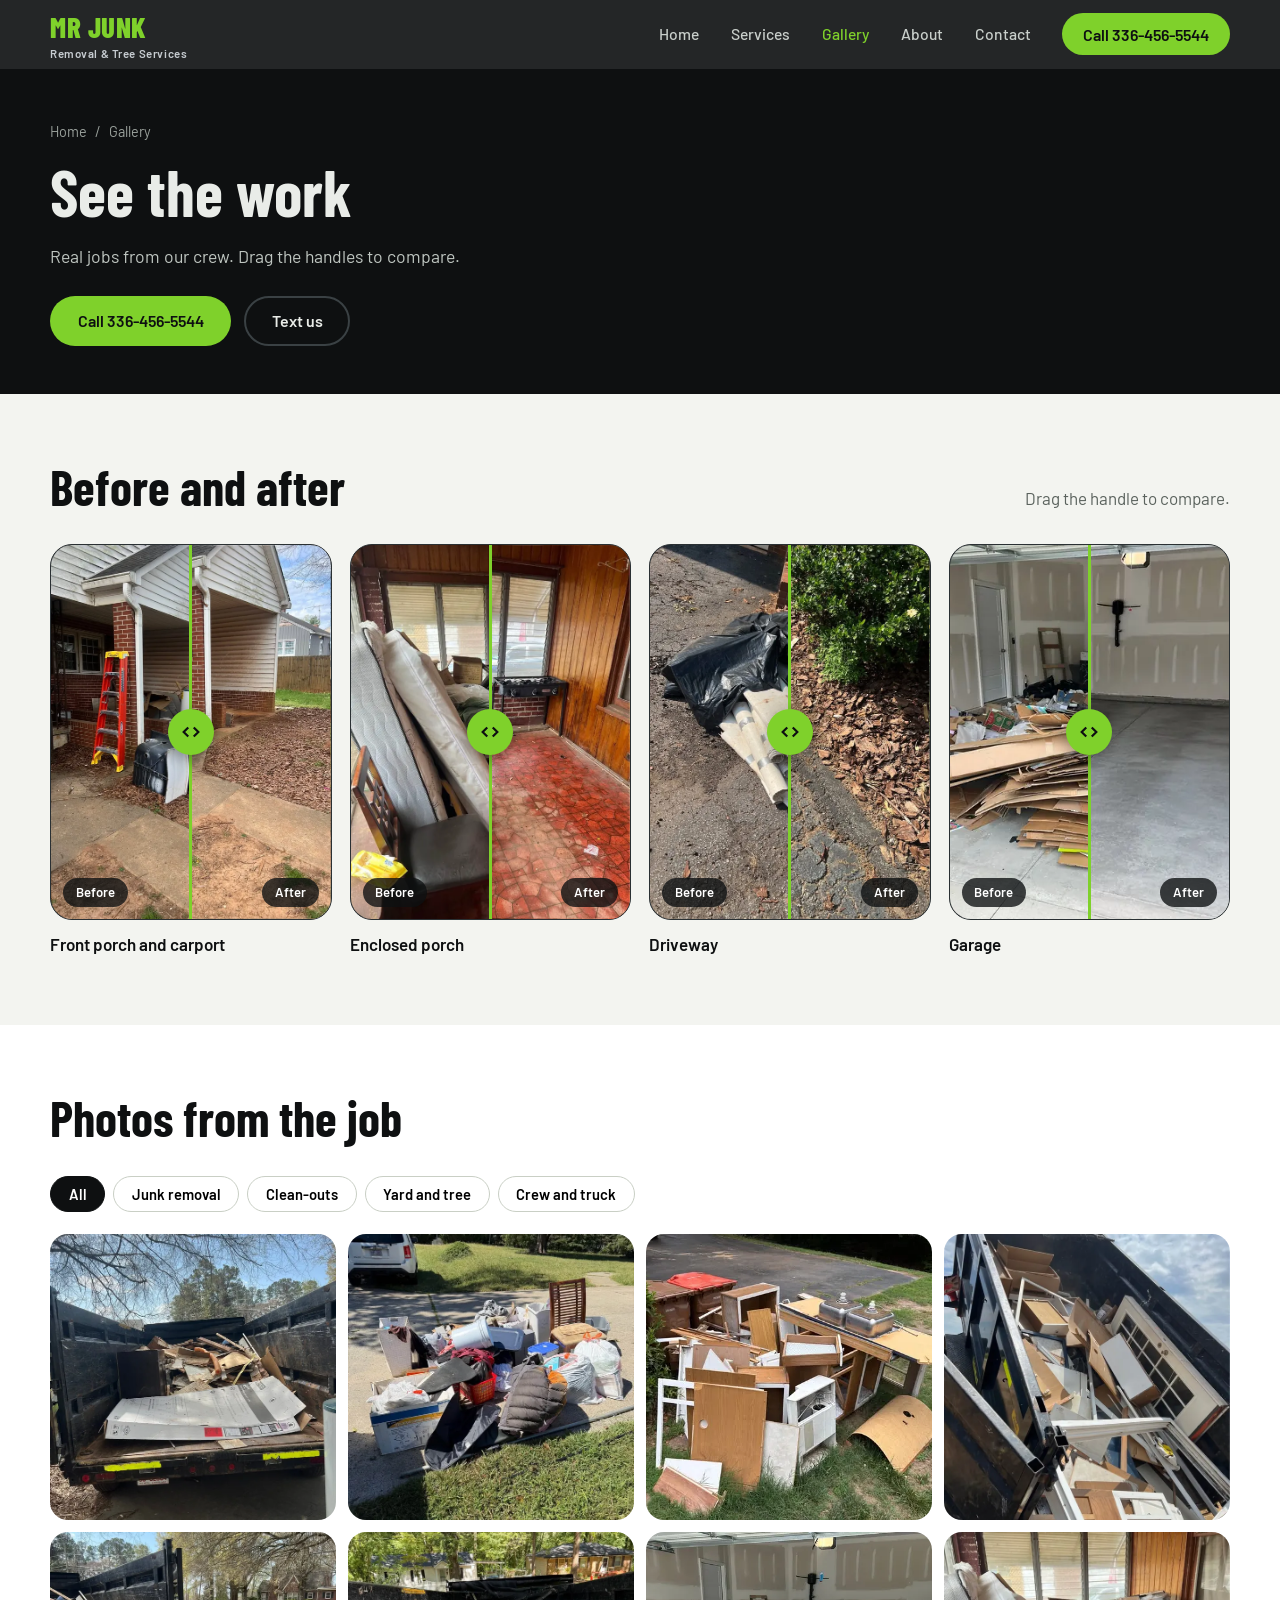
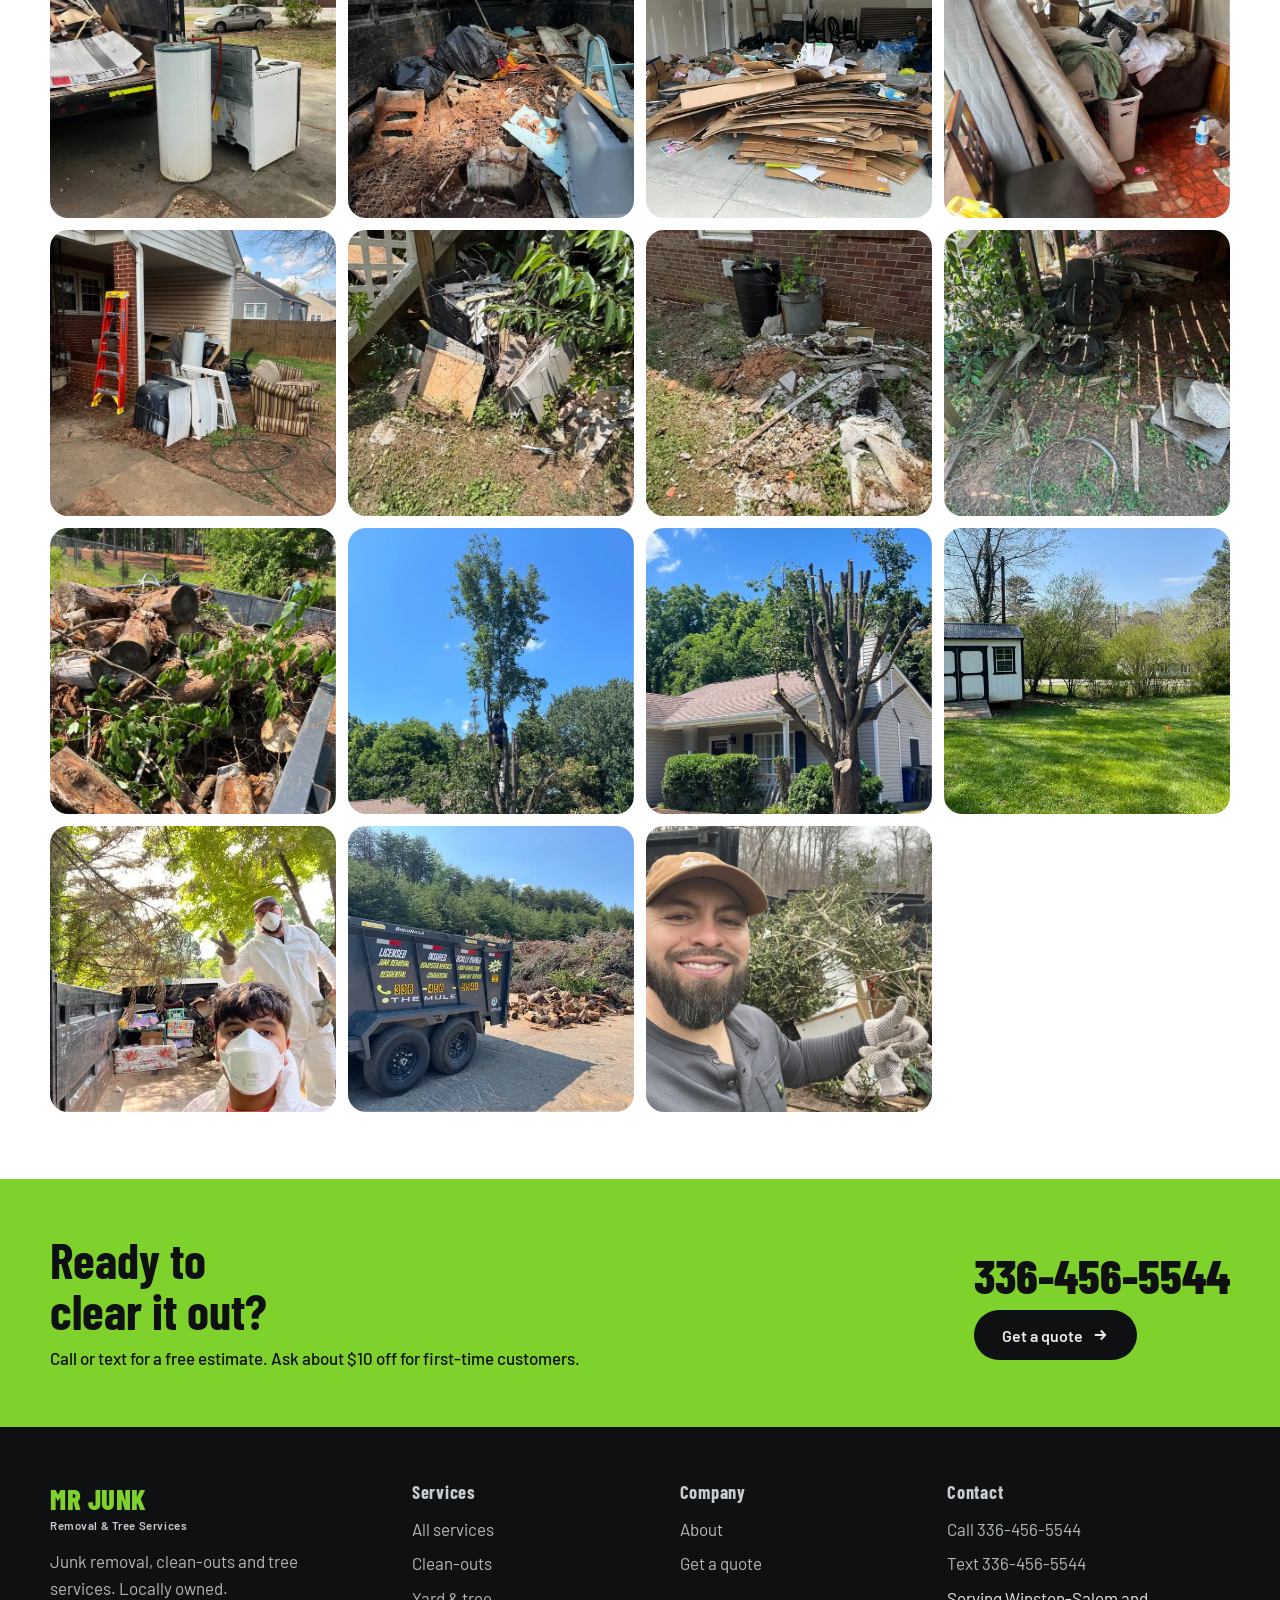
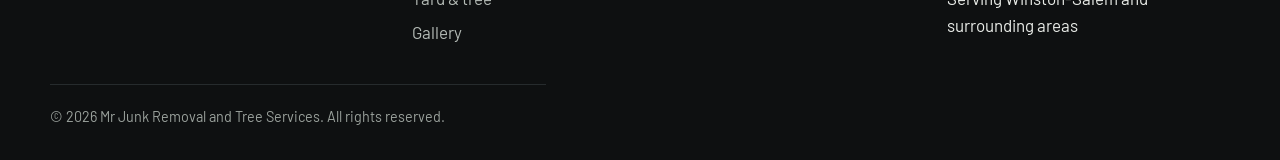
<file: gallery.html>
<!doctype html>
<html lang="en"><head><meta charset="utf-8"><meta name="viewport" content="width=device-width,initial-scale=1">
<title>Gallery | Mr Junk Removal and Tree Services</title><meta name="description" content="Before and after photos and job photos from Mr Junk Removal and Tree Services: clean-outs, junk removal, yard debris and tree work."><link rel="canonical" href="https://www.mrjunkremoval.example/gallery.html"><meta name="theme-color" content="#0E1011">
<meta property="og:type" content="website"><meta property="og:site_name" content="Mr Junk Removal and Tree Services"><meta property="og:title" content="Gallery | Mr Junk Removal and Tree Services"><meta property="og:description" content="Before and after photos and job photos from Mr Junk Removal and Tree Services: clean-outs, junk removal, yard debris and tree work."><meta property="og:url" content="https://www.mrjunkremoval.example/gallery.html"><meta property="og:image" content="https://www.mrjunkremoval.example/images/og.jpg"><meta name="twitter:card" content="summary_large_image">
<link rel="icon" href="assets/favicon.svg" type="image/svg+xml"><link rel="preconnect" href="https://fonts.googleapis.com"><link rel="preconnect" href="https://fonts.gstatic.com" crossorigin>
<link href="https://fonts.googleapis.com/css2?family=Barlow+Condensed:wght@700;800&family=Barlow:wght@400;500;600&display=swap" rel="stylesheet"><link rel="stylesheet" href="assets/style.css">
<script type="application/ld+json">{"@context": "https://schema.org", "@graph": [{"@type": "BreadcrumbList", "itemListElement": [{"@type": "ListItem", "position": 1, "name": "Home", "item": "https://www.mrjunkremoval.example/"}, {"@type": "ListItem", "position": 2, "name": "Gallery", "item": "https://www.mrjunkremoval.example/gallery.html"}]}]}</script></head><body>
<header class="hdr"><div class="wrap hbar"><a class="logo" href="index.html" aria-label="Mr Junk Removal and Tree Services, home"><b>MR JUNK</b><span>Removal &amp; Tree Services</span></a><nav class="nav" id="nav" aria-label="Main"><a href="index.html">Home</a><a href="services.html">Services</a><a href="gallery.html" aria-current="page">Gallery</a><a href="about.html">About</a><a href="contact.html">Contact</a></nav><a class="btn btn-primary hcall" href="tel:+13364565544">Call 336-456-5544</a><button class="navbtn" id="navbtn" aria-label="Menu" aria-expanded="false" aria-controls="nav"><svg viewBox="0 0 24 24"><path d="M4 7h16M4 12h16M4 17h16" stroke-linecap="round"/></svg></button></div></header>
<main><section class="ph-hero"><div class="wrap"><nav class="crumb" aria-label="Breadcrumb"><a href="index.html">Home</a><span>/</span><span aria-current="page">Gallery</span></nav><h1>See the work</h1><p>Real jobs from our crew. Drag the handles to compare.</p><div class="cta" style="margin-top:1.6rem"><a class="btn btn-primary" href="tel:+13364565544">Call 336-456-5544</a><a class="btn btn-ghost" href="sms:+13364565544">Text us</a></div></div></section><section class="s"><div class="wrap"><div class="sh"><h2>Before and after</h2><p>Drag the handle to compare.</p></div><div class="trio" style="grid-template-columns:repeat(auto-fit,minmax(260px,1fr))">
<figure><div class="ba" style="--ar:3/4"><img src="images/house-before-1280.webp" srcset="images/house-before-640.webp 640w, images/house-before-1280.webp 1280w" sizes="(min-width:900px) 33vw,100vw" alt="Before: Water heater, couch, windows and debris piled beside a brick house" width="1536" height="2048" loading="lazy" decoding="async"><img src="images/house-after-1280.webp" srcset="images/house-after-640.webp 640w, images/house-after-1280.webp 1280w" sizes="(min-width:900px) 33vw,100vw" alt="After: Front porch and side carport after debris was hauled away" width="1536" height="2048" loading="lazy" decoding="async" class="top"><span class="bar"></span><span class="tag l">Before</span><span class="tag r">After</span><input type="range" min="0" max="100" value="50" aria-label="Drag to compare before and after: front porch and carport"><span class="knob"><svg viewBox="0 0 24 24" aria-hidden="true"><path d="m9 7-5 5 5 5M15 7l5 5-5 5"/></svg></span></div><figcaption>Front porch and carport</figcaption></figure><figure><div class="ba" style="--ar:3/4"><img src="images/porch-before-720.webp" srcset="images/porch-before-640.webp 640w, images/porch-before-720.webp 720w" sizes="(min-width:900px) 33vw,100vw" alt="Before: Enclosed porch filled with mattresses, a chair and boxes" width="720" height="960" loading="lazy" decoding="async"><img src="images/porch-after-720.webp" srcset="images/porch-after-640.webp 640w, images/porch-after-720.webp 720w" sizes="(min-width:900px) 33vw,100vw" alt="After: Empty enclosed porch with a red tile floor after a clean-out" width="720" height="960" loading="lazy" decoding="async" class="top"><span class="bar"></span><span class="tag l">Before</span><span class="tag r">After</span><input type="range" min="0" max="100" value="50" aria-label="Drag to compare before and after: enclosed porch"><span class="knob"><svg viewBox="0 0 24 24" aria-hidden="true"><path d="m9 7-5 5 5 5M15 7l5 5-5 5"/></svg></span></div><figcaption>Enclosed porch</figcaption></figure><figure><div class="ba" style="--ar:3/4"><img src="images/driveway-before-720.webp" srcset="images/driveway-before-640.webp 640w, images/driveway-before-720.webp 720w" sizes="(min-width:900px) 33vw,100vw" alt="Before: Rolled flooring and black bags piled on a driveway" width="720" height="960" loading="lazy" decoding="async"><img src="images/driveway-after-720.webp" srcset="images/driveway-after-640.webp 640w, images/driveway-after-720.webp 720w" sizes="(min-width:900px) 33vw,100vw" alt="After: Driveway edge and mulch bed, clear of debris" width="720" height="960" loading="lazy" decoding="async" class="top"><span class="bar"></span><span class="tag l">Before</span><span class="tag r">After</span><input type="range" min="0" max="100" value="50" aria-label="Drag to compare before and after: driveway"><span class="knob"><svg viewBox="0 0 24 24" aria-hidden="true"><path d="m9 7-5 5 5 5M15 7l5 5-5 5"/></svg></span></div><figcaption>Driveway</figcaption></figure><figure><div class="ba" style="--ar:3/4"><img src="images/garage-before-1280.webp" srcset="images/garage-before-640.webp 640w, images/garage-before-1280.webp 1280w" sizes="(min-width:900px) 33vw,100vw" alt="Before: Garage floor covered in flattened cardboard and household items before a clean-out" width="2048" height="1536" loading="lazy" decoding="async"><img src="images/garage-after-1280.webp" srcset="images/garage-after-640.webp 640w, images/garage-after-1280.webp 1280w" sizes="(min-width:900px) 33vw,100vw" alt="After: Two-car garage with a clear concrete floor after a clean-out" width="1448" height="1086" loading="lazy" decoding="async" class="top"><span class="bar"></span><span class="tag l">Before</span><span class="tag r">After</span><input type="range" min="0" max="100" value="50" aria-label="Drag to compare before and after: garage"><span class="knob"><svg viewBox="0 0 24 24" aria-hidden="true"><path d="m9 7-5 5 5 5M15 7l5 5-5 5"/></svg></span></div><figcaption>Garage</figcaption></figure></div></div></section>
<section class="s white"><div class="wrap"><div class="sh"><h2>Photos from the job</h2></div><div class="filters" role="group" aria-label="Filter photos"><button type="button" aria-pressed="true" data-f="all">All</button><button type="button" aria-pressed="false" data-f="junk">Junk removal</button><button type="button" aria-pressed="false" data-f="clean">Clean-outs</button><button type="button" aria-pressed="false" data-f="yard">Yard and tree</button><button type="button" aria-pressed="false" data-f="crew">Crew and truck</button></div><div class="gal"><button type="button" data-cat="junk" data-full="images/trailer-loaded-1280.webp" data-alt="Black dump trailer loaded with wood, cabinets and cardboard" aria-label="Enlarge photo: Black dump trailer loaded with wood, cabinets and cardboard"><img src="images/trailer-loaded-1280.webp" srcset="images/trailer-loaded-640.webp 640w, images/trailer-loaded-1280.webp 1280w" sizes="(min-width:900px) 25vw,50vw" alt="" width="1536" height="2048" loading="lazy" decoding="async"></button><button type="button" data-cat="junk" data-full="images/curbside-pile-720.webp" data-alt="Household items, bags and a chair stacked at the curb for removal" aria-label="Enlarge photo: Household items, bags and a chair stacked at the curb for removal"><img src="images/curbside-pile-720.webp" srcset="images/curbside-pile-640.webp 640w, images/curbside-pile-720.webp 720w" sizes="(min-width:900px) 25vw,50vw" alt="" width="720" height="960" loading="lazy" decoding="async"></button><button type="button" data-cat="junk" data-full="images/cabinets-curb-590.webp" data-alt="Old kitchen cabinets and a sink counter piled in a driveway" aria-label="Enlarge photo: Old kitchen cabinets and a sink counter piled in a driveway"><img src="images/cabinets-curb-590.webp" srcset="images/cabinets-curb-590.webp 590w" sizes="(min-width:900px) 25vw,50vw" alt="" width="590" height="443" loading="lazy" decoding="async"></button><button type="button" data-cat="junk" data-full="images/trailer-dumping-720.webp" data-alt="Dump trailer tilted to unload cabinets, doors and window frames" aria-label="Enlarge photo: Dump trailer tilted to unload cabinets, doors and window frames"><img src="images/trailer-dumping-720.webp" srcset="images/trailer-dumping-640.webp 640w, images/trailer-dumping-720.webp 720w" sizes="(min-width:900px) 25vw,50vw" alt="" width="720" height="960" loading="lazy" decoding="async"></button><button type="button" data-cat="junk" data-full="images/water-heater-stove-1280.webp" data-alt="Water heater and electric stove at the curb beside a loaded trailer" aria-label="Enlarge photo: Water heater and electric stove at the curb beside a loaded trailer"><img src="images/water-heater-stove-1280.webp" srcset="images/water-heater-stove-640.webp 640w, images/water-heater-stove-1280.webp 1280w" sizes="(min-width:900px) 25vw,50vw" alt="" width="1536" height="2048" loading="lazy" decoding="async"></button><button type="button" data-cat="junk yard" data-full="images/trailer-interior-1280.webp" data-alt="Inside a dump trailer loaded with bags, cinder blocks and fencing" aria-label="Enlarge photo: Inside a dump trailer loaded with bags, cinder blocks and fencing"><img src="images/trailer-interior-1280.webp" srcset="images/trailer-interior-640.webp 640w, images/trailer-interior-1280.webp 1280w" sizes="(min-width:900px) 25vw,50vw" alt="" width="1536" height="2048" loading="lazy" decoding="async"></button><button type="button" data-cat="clean" data-full="images/garage-before-1280.webp" data-alt="Garage floor covered in flattened cardboard and household items before a clean-out" aria-label="Enlarge photo: Garage floor covered in flattened cardboard and household items before a clean-out"><img src="images/garage-before-1280.webp" srcset="images/garage-before-640.webp 640w, images/garage-before-1280.webp 1280w" sizes="(min-width:900px) 25vw,50vw" alt="" width="2048" height="1536" loading="lazy" decoding="async"></button><button type="button" data-cat="clean" data-full="images/porch-before-720.webp" data-alt="Enclosed porch filled with mattresses, a chair and boxes" aria-label="Enlarge photo: Enclosed porch filled with mattresses, a chair and boxes"><img src="images/porch-before-720.webp" srcset="images/porch-before-640.webp 640w, images/porch-before-720.webp 720w" sizes="(min-width:900px) 25vw,50vw" alt="" width="720" height="960" loading="lazy" decoding="async"></button><button type="button" data-cat="clean junk" data-full="images/house-before-1280.webp" data-alt="Water heater, couch, windows and debris piled beside a brick house" aria-label="Enlarge photo: Water heater, couch, windows and debris piled beside a brick house"><img src="images/house-before-1280.webp" srcset="images/house-before-640.webp 640w, images/house-before-1280.webp 1280w" sizes="(min-width:900px) 25vw,50vw" alt="" width="1536" height="2048" loading="lazy" decoding="async"></button><button type="button" data-cat="yard" data-full="images/yard-debris-1-1280.webp" data-alt="Broken boards and plastic crates piled under outdoor stairs" aria-label="Enlarge photo: Broken boards and plastic crates piled under outdoor stairs"><img src="images/yard-debris-1-1280.webp" srcset="images/yard-debris-1-640.webp 640w, images/yard-debris-1-1280.webp 1280w" sizes="(min-width:900px) 25vw,50vw" alt="" width="1536" height="2048" loading="lazy" decoding="async"></button><button type="button" data-cat="yard" data-full="images/yard-debris-2-1280.webp" data-alt="Broken materials and trash cans piled against a brick wall" aria-label="Enlarge photo: Broken materials and trash cans piled against a brick wall"><img src="images/yard-debris-2-1280.webp" srcset="images/yard-debris-2-640.webp 640w, images/yard-debris-2-1280.webp 1280w" sizes="(min-width:900px) 25vw,50vw" alt="" width="1536" height="2048" loading="lazy" decoding="async"></button><button type="button" data-cat="yard" data-full="images/yard-debris-3-1280.webp" data-alt="Old tires, boards and cinder blocks under a deck" aria-label="Enlarge photo: Old tires, boards and cinder blocks under a deck"><img src="images/yard-debris-3-1280.webp" srcset="images/yard-debris-3-640.webp 640w, images/yard-debris-3-1280.webp 1280w" sizes="(min-width:900px) 25vw,50vw" alt="" width="1536" height="2048" loading="lazy" decoding="async"></button><button type="button" data-cat="yard" data-full="images/logs-trailer-720.webp" data-alt="Cut logs and branches loaded in a trailer" aria-label="Enlarge photo: Cut logs and branches loaded in a trailer"><img src="images/logs-trailer-720.webp" srcset="images/logs-trailer-640.webp 640w, images/logs-trailer-720.webp 720w" sizes="(min-width:900px) 25vw,50vw" alt="" width="720" height="960" loading="lazy" decoding="async"></button><button type="button" data-cat="yard" data-full="images/tree-climb-720.webp" data-alt="Crew member high in a tree during tree work" aria-label="Enlarge photo: Crew member high in a tree during tree work"><img src="images/tree-climb-720.webp" srcset="images/tree-climb-640.webp 640w, images/tree-climb-720.webp 720w" sizes="(min-width:900px) 25vw,50vw" alt="" width="720" height="960" loading="lazy" decoding="async"></button><button type="button" data-cat="yard" data-full="images/tree-after-720.webp" data-alt="Large tree after heavy pruning in front of a house" aria-label="Enlarge photo: Large tree after heavy pruning in front of a house"><img src="images/tree-after-720.webp" srcset="images/tree-after-640.webp 640w, images/tree-after-720.webp 720w" sizes="(min-width:900px) 25vw,50vw" alt="" width="720" height="960" loading="lazy" decoding="async"></button><button type="button" data-cat="yard" data-full="images/lawn-shed-1280.webp" data-alt="White storage shed beside a mown backyard lawn" aria-label="Enlarge photo: White storage shed beside a mown backyard lawn"><img src="images/lawn-shed-1280.webp" srcset="images/lawn-shed-640.webp 640w, images/lawn-shed-1280.webp 1280w" sizes="(min-width:900px) 25vw,50vw" alt="" width="2048" height="1536" loading="lazy" decoding="async"></button><button type="button" data-cat="crew" data-full="images/crew-ppe-960.webp" data-alt="Two crew members in protective suits and masks on the truck bed" aria-label="Enlarge photo: Two crew members in protective suits and masks on the truck bed"><img src="images/crew-ppe-960.webp" srcset="images/crew-ppe-640.webp 640w, images/crew-ppe-960.webp 960w" sizes="(min-width:900px) 25vw,50vw" alt="" width="960" height="720" loading="lazy" decoding="async"></button><button type="button" data-cat="crew" data-full="images/truck-lettering-960.webp" data-alt="Mr Junk dump trailer with service lettering at a brush drop-off" aria-label="Enlarge photo: Mr Junk dump trailer with service lettering at a brush drop-off"><img src="images/truck-lettering-960.webp" srcset="images/truck-lettering-640.webp 640w, images/truck-lettering-960.webp 960w" sizes="(min-width:900px) 25vw,50vw" alt="" width="960" height="720" loading="lazy" decoding="async"></button><button type="button" data-cat="crew" data-full="images/owner-selfie-1280.webp" data-alt="Owner smiling beside a trailer of tree branches and debris" aria-label="Enlarge photo: Owner smiling beside a trailer of tree branches and debris"><img src="images/owner-selfie-1280.webp" srcset="images/owner-selfie-640.webp 640w, images/owner-selfie-1280.webp 1280w" sizes="(min-width:900px) 25vw,50vw" alt="" width="2048" height="2048" loading="lazy" decoding="async"></button></div></div></section>
<dialog id="lb" aria-label="Photo viewer"><button class="x" type="button" aria-label="Close">×</button><img alt=""></dialog></main>
<section class="band"><div class="wrap w2"><div><h2>Ready to clear it out?</h2><p>Call or text for a free estimate. Ask about $10 off for first-time customers.</p></div><div><a class="num" href="tel:+13364565544">336-456-5544</a><a class="btn btn-dark" href="contact.html">Get a quote <svg viewBox="0 0 24 24" fill="none" stroke="currentColor" stroke-width="2.4" aria-hidden="true"><path d="M5 12h14m-6-6 6 6-6 6"/></svg></a></div></div></section>
<footer><div class="wrap"><div class="fg"><div><a class="logo" href="index.html"><b>MR JUNK</b><span>Removal &amp; Tree Services</span></a><p style="margin-top:1rem;max-width:30ch">Junk removal, clean-outs and tree services. Locally owned.</p></div>
<div><h2>Services</h2><ul><li><a href="services.html">All services</a></li><li><a href="clean-outs.html">Clean-outs</a></li><li><a href="yard-and-tree.html">Yard &amp; tree</a></li><li><a href="gallery.html">Gallery</a></li></ul></div>
<div><h2>Company</h2><ul><li><a href="about.html">About</a></li><li><a href="contact.html">Get a quote</a></li></ul></div>
<div><h2>Contact</h2><ul><li><a href="tel:+13364565544">Call 336-456-5544</a></li><li><a href="sms:+13364565544">Text 336-456-5544</a></li><li>Serving Winston-Salem and surrounding areas</li></ul></div></div>
<p class="legal">© <span data-year>2026</span> Mr Junk Removal and Tree Services. All rights reserved.</p></div></footer>
<div class="mbar"><a class="btn btn-primary" href="tel:+13364565544">Call now</a><a class="btn btn-ghost" href="sms:+13364565544">Text us</a></div>
<script src="assets/main.js" defer></script></body></html>
</file>
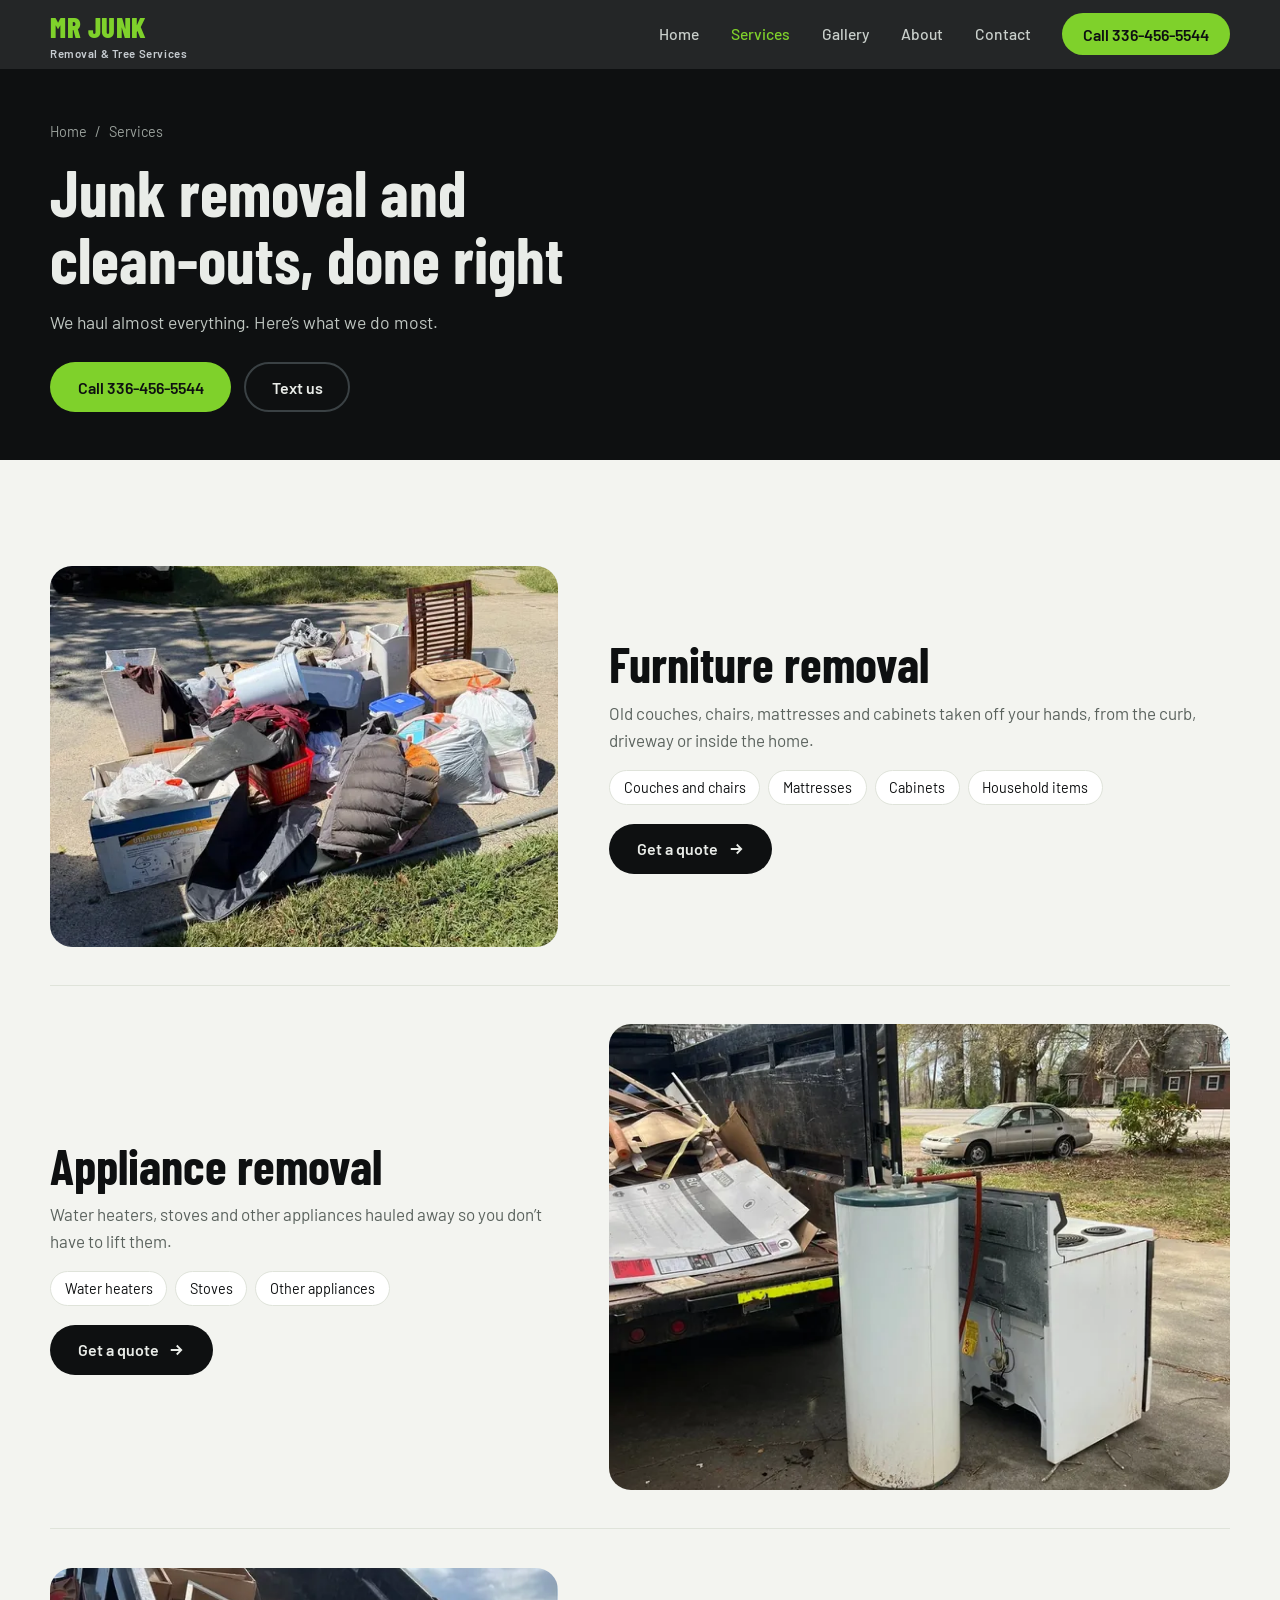
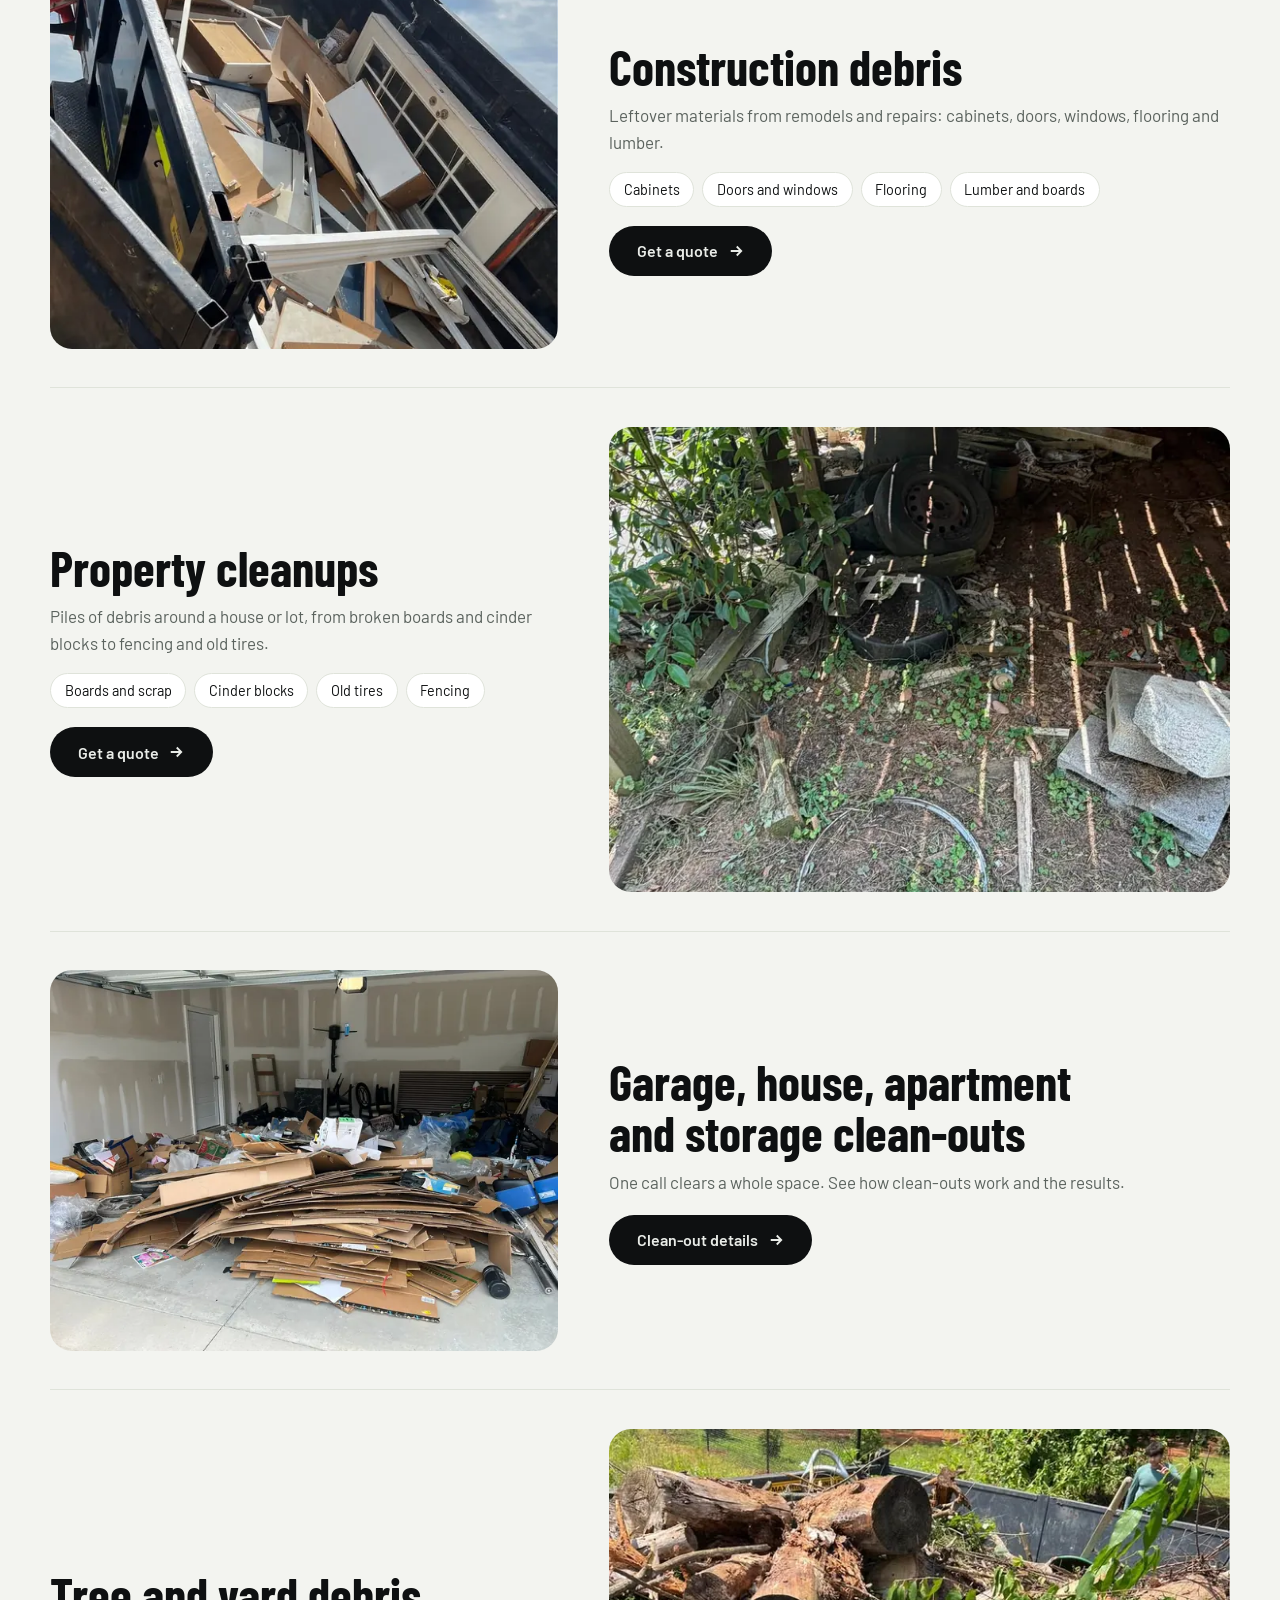
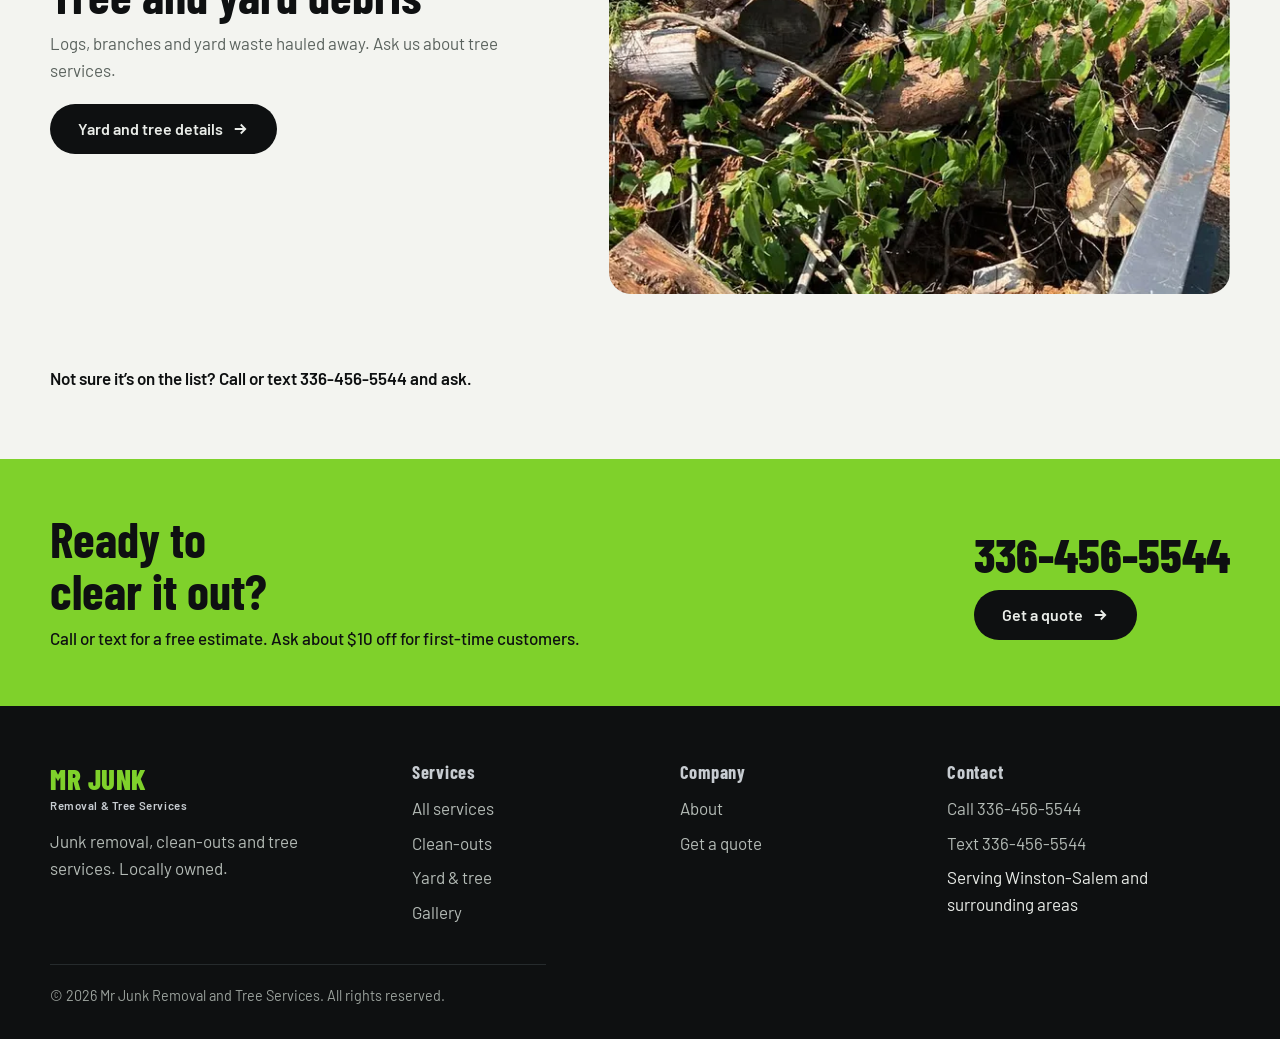
<file: services.html>
<!doctype html>
<html lang="en"><head><meta charset="utf-8"><meta name="viewport" content="width=device-width,initial-scale=1">
<title>Services | Mr Junk Removal and Tree Services</title><meta name="description" content="Furniture and appliance removal, construction debris, property cleanups, clean-outs and tree and yard debris hauling in Winston-Salem and surrounding areas."><link rel="canonical" href="https://www.mrjunkremoval.example/services.html"><meta name="theme-color" content="#0E1011">
<meta property="og:type" content="website"><meta property="og:site_name" content="Mr Junk Removal and Tree Services"><meta property="og:title" content="Services | Mr Junk Removal and Tree Services"><meta property="og:description" content="Furniture and appliance removal, construction debris, property cleanups, clean-outs and tree and yard debris hauling in Winston-Salem and surrounding areas."><meta property="og:url" content="https://www.mrjunkremoval.example/services.html"><meta property="og:image" content="https://www.mrjunkremoval.example/images/og.jpg"><meta name="twitter:card" content="summary_large_image">
<link rel="icon" href="assets/favicon.svg" type="image/svg+xml"><link rel="preconnect" href="https://fonts.googleapis.com"><link rel="preconnect" href="https://fonts.gstatic.com" crossorigin>
<link href="https://fonts.googleapis.com/css2?family=Barlow+Condensed:wght@700;800&family=Barlow:wght@400;500;600&display=swap" rel="stylesheet"><link rel="stylesheet" href="assets/style.css">
<script type="application/ld+json">{"@context": "https://schema.org", "@graph": [{"@type": "BreadcrumbList", "itemListElement": [{"@type": "ListItem", "position": 1, "name": "Home", "item": "https://www.mrjunkremoval.example/"}, {"@type": "ListItem", "position": 2, "name": "Services", "item": "https://www.mrjunkremoval.example/services.html"}]}]}</script></head><body>
<header class="hdr"><div class="wrap hbar"><a class="logo" href="index.html" aria-label="Mr Junk Removal and Tree Services, home"><b>MR JUNK</b><span>Removal &amp; Tree Services</span></a><nav class="nav" id="nav" aria-label="Main"><a href="index.html">Home</a><a href="services.html" aria-current="page">Services</a><a href="gallery.html">Gallery</a><a href="about.html">About</a><a href="contact.html">Contact</a></nav><a class="btn btn-primary hcall" href="tel:+13364565544">Call 336-456-5544</a><button class="navbtn" id="navbtn" aria-label="Menu" aria-expanded="false" aria-controls="nav"><svg viewBox="0 0 24 24"><path d="M4 7h16M4 12h16M4 17h16" stroke-linecap="round"/></svg></button></div></header>
<main><section class="ph-hero"><div class="wrap"><nav class="crumb" aria-label="Breadcrumb"><a href="index.html">Home</a><span>/</span><span aria-current="page">Services</span></nav><h1>Junk removal and clean-outs, done right</h1><p>We haul almost everything. Here’s what we do most.</p><div class="cta" style="margin-top:1.6rem"><a class="btn btn-primary" href="tel:+13364565544">Call 336-456-5544</a><a class="btn btn-ghost" href="sms:+13364565544">Text us</a></div></div></section><section class="s"><div class="wrap"><article class="svc rv" id="furniture"><img src="images/curbside-pile-720.webp" srcset="images/curbside-pile-640.webp 640w, images/curbside-pile-720.webp 720w" sizes="(min-width:900px) 45vw,100vw" alt="Household items, bags and a chair stacked at the curb for removal" width="720" height="960" loading="lazy" decoding="async"><div><h2>Furniture removal</h2><p>Old couches, chairs, mattresses and cabinets taken off your hands, from the curb, driveway or inside the home.</p><ul class="chips"><li>Couches and chairs</li><li>Mattresses</li><li>Cabinets</li><li>Household items</li></ul><a class="btn btn-dark" href="contact.html">Get a quote <svg viewBox="0 0 24 24" fill="none" stroke="currentColor" stroke-width="2.4" aria-hidden="true"><path d="M5 12h14m-6-6 6 6-6 6"/></svg></a></div></article><article class="svc rv" id="appliances"><img src="images/water-heater-stove-1280.webp" srcset="images/water-heater-stove-640.webp 640w, images/water-heater-stove-1280.webp 1280w" sizes="(min-width:900px) 45vw,100vw" alt="Water heater and electric stove at the curb beside a loaded trailer" width="1536" height="2048" loading="lazy" decoding="async"><div><h2>Appliance removal</h2><p>Water heaters, stoves and other appliances hauled away so you don’t have to lift them.</p><ul class="chips"><li>Water heaters</li><li>Stoves</li><li>Other appliances</li></ul><a class="btn btn-dark" href="contact.html">Get a quote <svg viewBox="0 0 24 24" fill="none" stroke="currentColor" stroke-width="2.4" aria-hidden="true"><path d="M5 12h14m-6-6 6 6-6 6"/></svg></a></div></article><article class="svc rv" id="construction"><img src="images/trailer-dumping-720.webp" srcset="images/trailer-dumping-640.webp 640w, images/trailer-dumping-720.webp 720w" sizes="(min-width:900px) 45vw,100vw" alt="Dump trailer tilted to unload cabinets, doors and window frames" width="720" height="960" loading="lazy" decoding="async"><div><h2>Construction debris</h2><p>Leftover materials from remodels and repairs: cabinets, doors, windows, flooring and lumber.</p><ul class="chips"><li>Cabinets</li><li>Doors and windows</li><li>Flooring</li><li>Lumber and boards</li></ul><a class="btn btn-dark" href="contact.html">Get a quote <svg viewBox="0 0 24 24" fill="none" stroke="currentColor" stroke-width="2.4" aria-hidden="true"><path d="M5 12h14m-6-6 6 6-6 6"/></svg></a></div></article><article class="svc rv" id="property"><img src="images/yard-debris-3-1280.webp" srcset="images/yard-debris-3-640.webp 640w, images/yard-debris-3-1280.webp 1280w" sizes="(min-width:900px) 45vw,100vw" alt="Old tires, boards and cinder blocks under a deck" width="1536" height="2048" loading="lazy" decoding="async"><div><h2>Property cleanups</h2><p>Piles of debris around a house or lot, from broken boards and cinder blocks to fencing and old tires.</p><ul class="chips"><li>Boards and scrap</li><li>Cinder blocks</li><li>Old tires</li><li>Fencing</li></ul><a class="btn btn-dark" href="contact.html">Get a quote <svg viewBox="0 0 24 24" fill="none" stroke="currentColor" stroke-width="2.4" aria-hidden="true"><path d="M5 12h14m-6-6 6 6-6 6"/></svg></a></div></article><article class="svc rv" id="clean-outs"><img src="images/garage-before-1280.webp" srcset="images/garage-before-640.webp 640w, images/garage-before-1280.webp 1280w" sizes="(min-width:900px) 45vw,100vw" alt="Garage floor covered in flattened cardboard and household items before a clean-out" width="2048" height="1536" loading="lazy" decoding="async"><div><h2>Garage, house, apartment and storage clean-outs</h2><p>One call clears a whole space. See how clean-outs work and the results.</p><a class="btn btn-dark" href="clean-outs.html">Clean-out details <svg viewBox="0 0 24 24" fill="none" stroke="currentColor" stroke-width="2.4" aria-hidden="true"><path d="M5 12h14m-6-6 6 6-6 6"/></svg></a></div></article><article class="svc rv" id="yard-tree"><img src="images/logs-trailer-720.webp" srcset="images/logs-trailer-640.webp 640w, images/logs-trailer-720.webp 720w" sizes="(min-width:900px) 45vw,100vw" alt="Cut logs and branches loaded in a trailer" width="720" height="960" loading="lazy" decoding="async"><div><h2>Tree and yard debris</h2><p>Logs, branches and yard waste hauled away. Ask us about tree services.</p><a class="btn btn-dark" href="yard-and-tree.html">Yard and tree details <svg viewBox="0 0 24 24" fill="none" stroke="currentColor" stroke-width="2.4" aria-hidden="true"><path d="M5 12h14m-6-6 6 6-6 6"/></svg></a></div></article><p style="margin-top:2rem;font-weight:600">Not sure it’s on the list? Call or text 336-456-5544 and ask.</p></div></section></main>
<section class="band"><div class="wrap w2"><div><h2>Ready to clear it out?</h2><p>Call or text for a free estimate. Ask about $10 off for first-time customers.</p></div><div><a class="num" href="tel:+13364565544">336-456-5544</a><a class="btn btn-dark" href="contact.html">Get a quote <svg viewBox="0 0 24 24" fill="none" stroke="currentColor" stroke-width="2.4" aria-hidden="true"><path d="M5 12h14m-6-6 6 6-6 6"/></svg></a></div></div></section>
<footer><div class="wrap"><div class="fg"><div><a class="logo" href="index.html"><b>MR JUNK</b><span>Removal &amp; Tree Services</span></a><p style="margin-top:1rem;max-width:30ch">Junk removal, clean-outs and tree services. Locally owned.</p></div>
<div><h2>Services</h2><ul><li><a href="services.html">All services</a></li><li><a href="clean-outs.html">Clean-outs</a></li><li><a href="yard-and-tree.html">Yard &amp; tree</a></li><li><a href="gallery.html">Gallery</a></li></ul></div>
<div><h2>Company</h2><ul><li><a href="about.html">About</a></li><li><a href="contact.html">Get a quote</a></li></ul></div>
<div><h2>Contact</h2><ul><li><a href="tel:+13364565544">Call 336-456-5544</a></li><li><a href="sms:+13364565544">Text 336-456-5544</a></li><li>Serving Winston-Salem and surrounding areas</li></ul></div></div>
<p class="legal">© <span data-year>2026</span> Mr Junk Removal and Tree Services. All rights reserved.</p></div></footer>
<div class="mbar"><a class="btn btn-primary" href="tel:+13364565544">Call now</a><a class="btn btn-ghost" href="sms:+13364565544">Text us</a></div>
<script src="assets/main.js" defer></script></body></html>
</file>
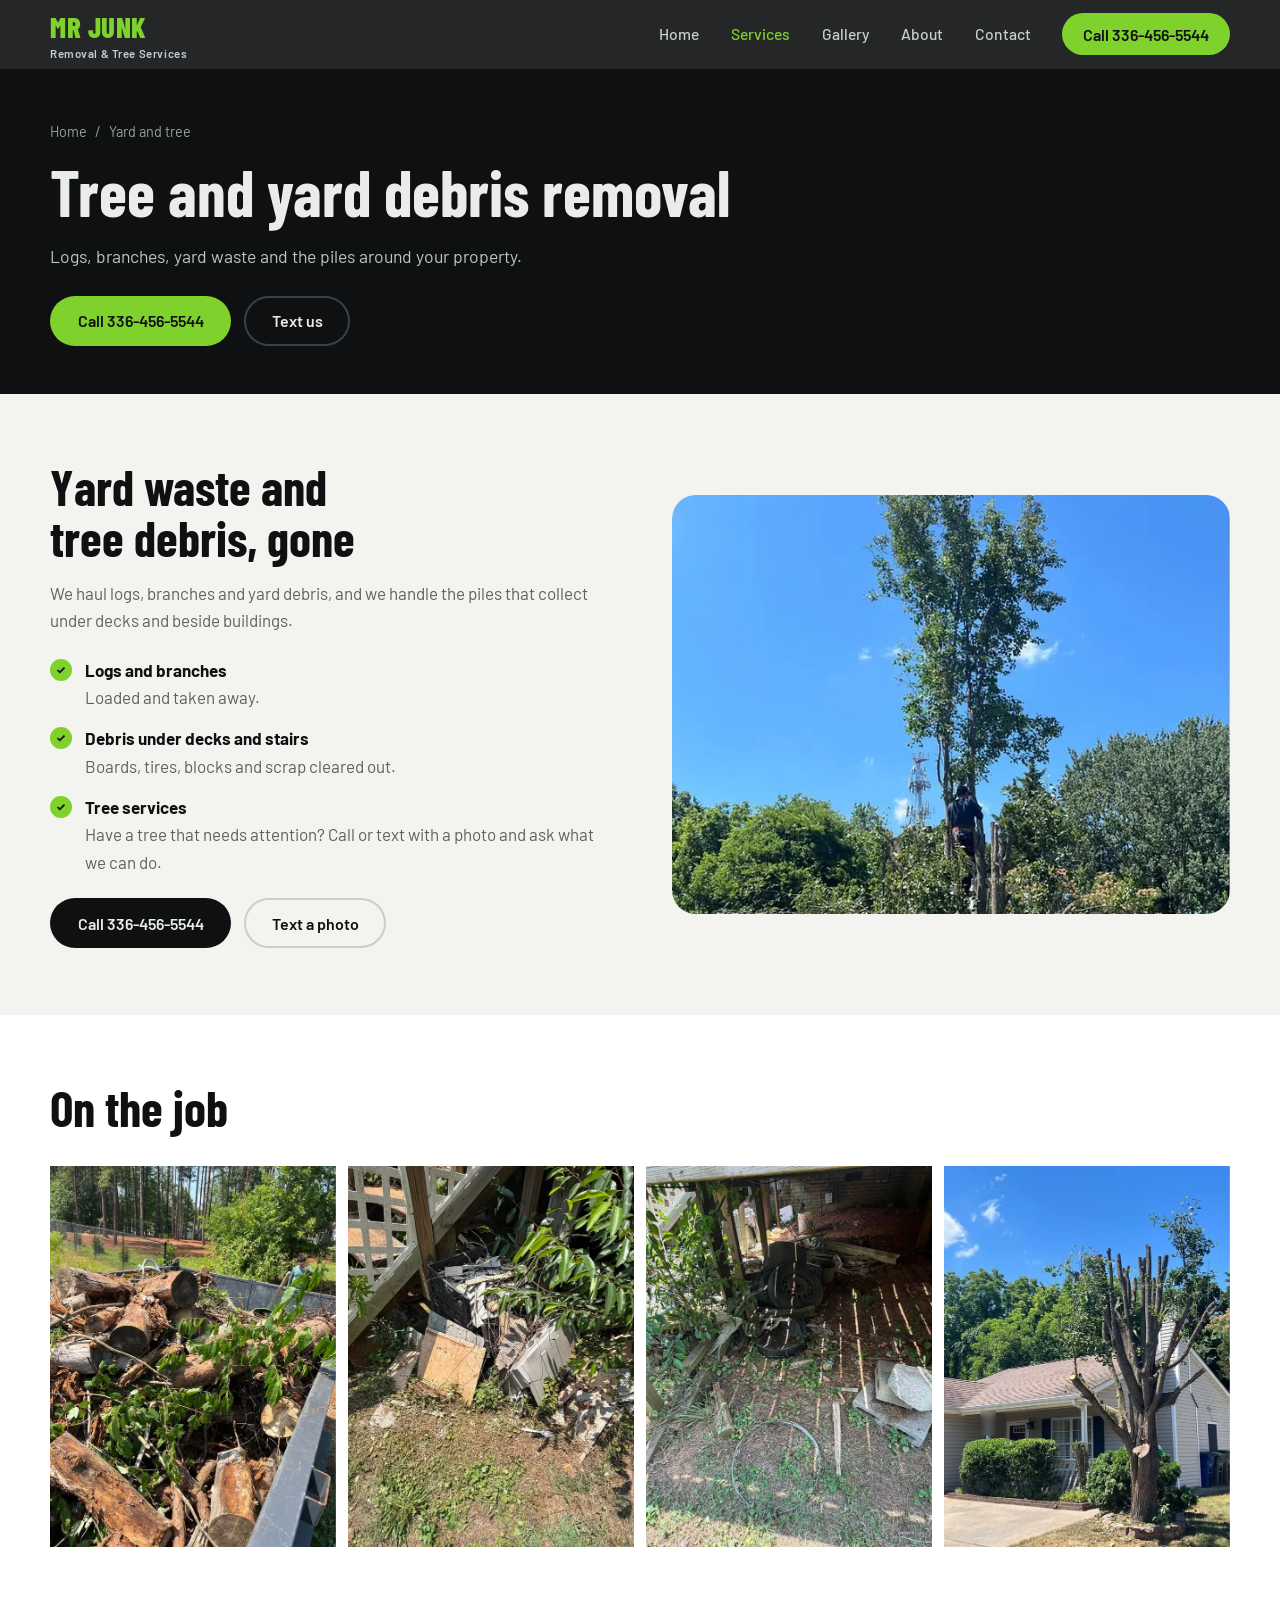
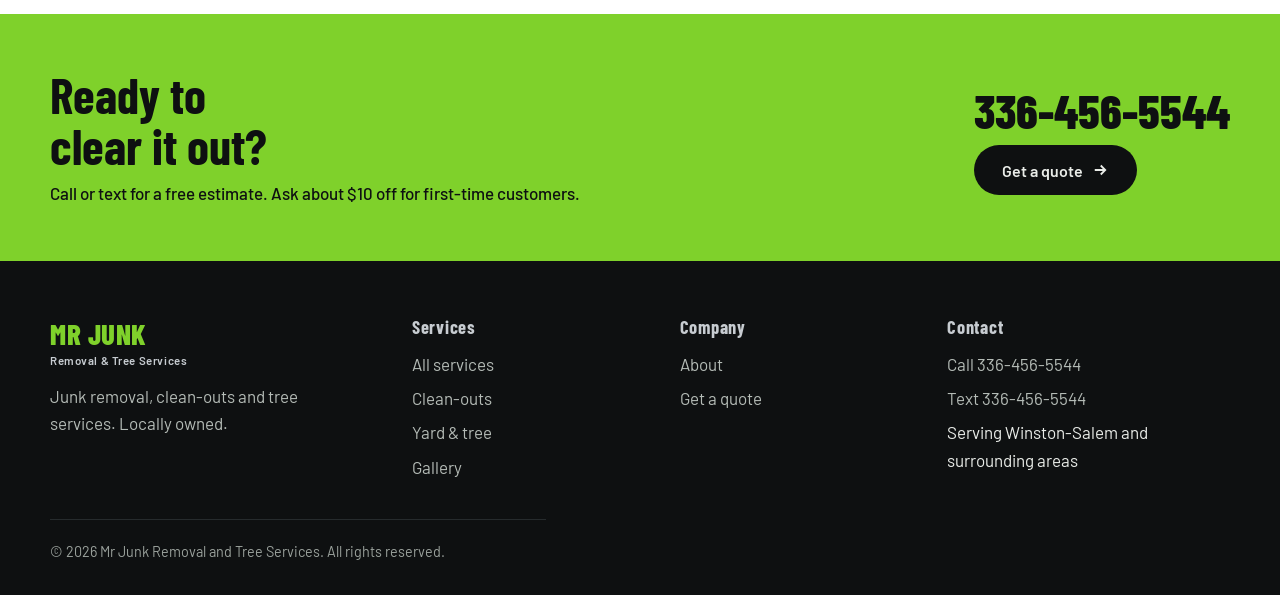
<file: yard-and-tree.html>
<!doctype html>
<html lang="en"><head><meta charset="utf-8"><meta name="viewport" content="width=device-width,initial-scale=1">
<title>Tree &amp; Yard Debris Removal in Winston-Salem | Mr Junk</title><meta name="description" content="Yard debris, logs, branches and tree services in Winston-Salem and surrounding areas. Call or text Mr Junk Removal and Tree Services."><link rel="canonical" href="https://www.mrjunkremoval.example/yard-and-tree.html"><meta name="theme-color" content="#0E1011">
<meta property="og:type" content="website"><meta property="og:site_name" content="Mr Junk Removal and Tree Services"><meta property="og:title" content="Tree &amp; Yard Debris Removal in Winston-Salem | Mr Junk"><meta property="og:description" content="Yard debris, logs, branches and tree services in Winston-Salem and surrounding areas. Call or text Mr Junk Removal and Tree Services."><meta property="og:url" content="https://www.mrjunkremoval.example/yard-and-tree.html"><meta property="og:image" content="https://www.mrjunkremoval.example/images/og.jpg"><meta name="twitter:card" content="summary_large_image">
<link rel="icon" href="assets/favicon.svg" type="image/svg+xml"><link rel="preconnect" href="https://fonts.googleapis.com"><link rel="preconnect" href="https://fonts.gstatic.com" crossorigin>
<link href="https://fonts.googleapis.com/css2?family=Barlow+Condensed:wght@700;800&family=Barlow:wght@400;500;600&display=swap" rel="stylesheet"><link rel="stylesheet" href="assets/style.css">
<script type="application/ld+json">{"@context": "https://schema.org", "@graph": [{"@type": "BreadcrumbList", "itemListElement": [{"@type": "ListItem", "position": 1, "name": "Home", "item": "https://www.mrjunkremoval.example/"}, {"@type": "ListItem", "position": 2, "name": "Tree &amp; Yard Debris Removal in Winston-Salem", "item": "https://www.mrjunkremoval.example/yard-and-tree.html"}]}]}</script></head><body>
<header class="hdr"><div class="wrap hbar"><a class="logo" href="index.html" aria-label="Mr Junk Removal and Tree Services, home"><b>MR JUNK</b><span>Removal &amp; Tree Services</span></a><nav class="nav" id="nav" aria-label="Main"><a href="index.html">Home</a><a href="services.html" aria-current="page">Services</a><a href="gallery.html">Gallery</a><a href="about.html">About</a><a href="contact.html">Contact</a></nav><a class="btn btn-primary hcall" href="tel:+13364565544">Call 336-456-5544</a><button class="navbtn" id="navbtn" aria-label="Menu" aria-expanded="false" aria-controls="nav"><svg viewBox="0 0 24 24"><path d="M4 7h16M4 12h16M4 17h16" stroke-linecap="round"/></svg></button></div></header>
<main><section class="ph-hero"><div class="wrap"><nav class="crumb" aria-label="Breadcrumb"><a href="index.html">Home</a><span>/</span><span aria-current="page">Yard and tree</span></nav><h1>Tree and yard debris removal</h1><p>Logs, branches, yard waste and the piles around your property.</p><div class="cta" style="margin-top:1.6rem"><a class="btn btn-primary" href="tel:+13364565544">Call 336-456-5544</a><a class="btn btn-ghost" href="sms:+13364565544">Text us</a></div></div></section><section class="s"><div class="wrap"><div class="split rv"><div><h2>Yard waste and tree debris, gone</h2><p style="margin-top:1rem;color:var(--mute)">We haul logs, branches and yard debris, and we handle the piles that collect under decks and beside buildings.</p><ul class="checks"><li><div><b>Logs and branches</b><span>Loaded and taken away.</span></div></li><li><div><b>Debris under decks and stairs</b><span>Boards, tires, blocks and scrap cleared out.</span></div></li><li><div><b>Tree services</b><span>Have a tree that needs attention? Call or text with a photo and ask what we can do.</span></div></li></ul><div class="cta" style="margin-top:1.4rem"><a class="btn btn-dark" href="tel:+13364565544">Call 336-456-5544</a><a class="btn btn-ghost" style="color:var(--ink);border-color:#C9CFC5" href="sms:+13364565544">Text a photo</a></div></div><img src="images/tree-climb-720.webp" srcset="images/tree-climb-640.webp 640w, images/tree-climb-720.webp 720w" sizes="(min-width:900px) 45vw,100vw" alt="Crew member high in a tree during tree work" width="720" height="960" loading="lazy" decoding="async" class="ph"></div></div></section>
<section class="s white"><div class="wrap"><div class="sh"><h2>On the job</h2></div><div class="strip imgs"><img src="images/logs-trailer-720.webp" srcset="images/logs-trailer-640.webp 640w, images/logs-trailer-720.webp 720w" sizes="(min-width:800px) 25vw,50vw" alt="Cut logs and branches loaded in a trailer" width="720" height="960" loading="lazy" decoding="async"><img src="images/yard-debris-1-1280.webp" srcset="images/yard-debris-1-640.webp 640w, images/yard-debris-1-1280.webp 1280w" sizes="(min-width:800px) 25vw,50vw" alt="Broken boards and plastic crates piled under outdoor stairs" width="1536" height="2048" loading="lazy" decoding="async"><img src="images/yard-debris-3-1280.webp" srcset="images/yard-debris-3-640.webp 640w, images/yard-debris-3-1280.webp 1280w" sizes="(min-width:800px) 25vw,50vw" alt="Old tires, boards and cinder blocks under a deck" width="1536" height="2048" loading="lazy" decoding="async"><img src="images/tree-after-720.webp" srcset="images/tree-after-640.webp 640w, images/tree-after-720.webp 720w" sizes="(min-width:800px) 25vw,50vw" alt="Large tree after heavy pruning in front of a house" width="720" height="960" loading="lazy" decoding="async"></div></div></section></main>
<section class="band"><div class="wrap w2"><div><h2>Ready to clear it out?</h2><p>Call or text for a free estimate. Ask about $10 off for first-time customers.</p></div><div><a class="num" href="tel:+13364565544">336-456-5544</a><a class="btn btn-dark" href="contact.html">Get a quote <svg viewBox="0 0 24 24" fill="none" stroke="currentColor" stroke-width="2.4" aria-hidden="true"><path d="M5 12h14m-6-6 6 6-6 6"/></svg></a></div></div></section>
<footer><div class="wrap"><div class="fg"><div><a class="logo" href="index.html"><b>MR JUNK</b><span>Removal &amp; Tree Services</span></a><p style="margin-top:1rem;max-width:30ch">Junk removal, clean-outs and tree services. Locally owned.</p></div>
<div><h2>Services</h2><ul><li><a href="services.html">All services</a></li><li><a href="clean-outs.html">Clean-outs</a></li><li><a href="yard-and-tree.html">Yard &amp; tree</a></li><li><a href="gallery.html">Gallery</a></li></ul></div>
<div><h2>Company</h2><ul><li><a href="about.html">About</a></li><li><a href="contact.html">Get a quote</a></li></ul></div>
<div><h2>Contact</h2><ul><li><a href="tel:+13364565544">Call 336-456-5544</a></li><li><a href="sms:+13364565544">Text 336-456-5544</a></li><li>Serving Winston-Salem and surrounding areas</li></ul></div></div>
<p class="legal">© <span data-year>2026</span> Mr Junk Removal and Tree Services. All rights reserved.</p></div></footer>
<div class="mbar"><a class="btn btn-primary" href="tel:+13364565544">Call now</a><a class="btn btn-ghost" href="sms:+13364565544">Text us</a></div>
<script src="assets/main.js" defer></script></body></html>
</file>
<file: assets/style.css>
@view-transition{navigation:auto}
:root{--ink:#0E1011;--ink2:#171A1C;--paper:#F3F4F0;--card:#fff;--line:#DFE3DA;--lime:#7FD12B;--limet:#3E7A0B;--chrome:#C7CCD1;--mute:#5B635E;--onink:#E9ECE8;--mutek:#9AA19C;
--fd:"Barlow Condensed","Arial Narrow",Impact,sans-serif;--fb:"Barlow",system-ui,-apple-system,"Segoe UI",sans-serif}
*{box-sizing:border-box;margin:0}
html{scroll-behavior:smooth;scroll-padding-top:84px}
body{font:400 1.0625rem/1.6 var(--fb);color:var(--ink);background:var(--paper);-webkit-font-smoothing:antialiased;padding-bottom:66px}
img{display:block;max-width:100%;height:auto}a{color:inherit}
:focus-visible{outline:3px solid var(--lime);outline-offset:3px}
.wrap{width:min(1180px,100% - 32px);margin-inline:auto}
h1,h2,h3{font-family:var(--fd);font-weight:700;line-height:1.04;text-wrap:balance}
h1{font-size:clamp(2.7rem,9vw,4.8rem)}h2{font-size:clamp(2rem,5.4vw,3.1rem)}h3{font-size:1.55rem}
p{max-width:62ch}
.btn{display:inline-flex;align-items:center;justify-content:center;gap:.55rem;min-height:50px;padding:.8rem 1.6rem;border-radius:99px;border:2px solid transparent;font:600 1rem var(--fb);text-decoration:none;cursor:pointer;transition:transform .2s,background .2s,color .2s,border-color .2s}
.btn:hover{transform:translateY(-2px)}
.btn-primary{background:var(--lime);color:var(--ink)}.btn-primary:hover{background:#95E047}
.btn-ghost{border-color:#3A4144;color:var(--onink)}.btn-ghost:hover{border-color:var(--lime);color:var(--lime)}
.btn-dark{background:var(--ink);color:var(--onink)}.btn-dark:hover{background:#262B2D}
.btn svg{width:18px;height:18px;transition:transform .2s}.btn:hover svg{transform:translateX(3px)}
.hdr{position:sticky;top:0;z-index:40;background:rgba(14,16,17,.9);-webkit-backdrop-filter:blur(12px);backdrop-filter:blur(12px);color:var(--onink);border-bottom:1px solid transparent;transition:border-color .3s}
.hdr.sc{border-color:#262B2D}
.hbar{display:flex;align-items:center;gap:1rem;height:68px}
.logo{display:flex;flex-direction:column;line-height:1;text-decoration:none}
.logo b{font:800 1.8rem var(--fd);color:var(--lime);letter-spacing:.02em}
.logo span{font:600 .72rem var(--fb);color:var(--chrome);letter-spacing:.05em;margin-top:2px}
.nav{display:flex;gap:.2rem;margin-left:auto}
.nav a{padding:.5rem .9rem;border-radius:99px;font-weight:500;font-size:.98rem;text-decoration:none;color:#C9CFCB;transition:color .2s,background .2s}
.nav a:hover{color:#fff;background:#22282A}.nav a[aria-current=page]{color:var(--lime)}
.hcall{display:none}
.navbtn{margin-left:auto;width:44px;height:44px;border:0;border-radius:50%;background:none;color:var(--onink);display:grid;place-items:center;cursor:pointer}
.navbtn svg{width:26px;height:26px;stroke:currentColor;fill:none;stroke-width:2}
@media(max-width:859px){.nav{display:none;position:absolute;left:0;right:0;top:100%;flex-direction:column;background:var(--ink);padding:.6rem 16px 1rem;border-bottom:1px solid #262B2D;margin:0}.nav.open{display:flex}.nav a{padding:.85rem .4rem;border-radius:0;border-bottom:1px solid #22282A;font-size:1.1rem}}
@media(min-width:860px){.navbtn{display:none}.hcall{display:inline-flex;min-height:42px;padding:.5rem 1.2rem}}
.hero{position:relative;background:var(--ink);color:var(--onink);overflow:hidden;isolation:isolate}
.hero::before{content:"";position:absolute;inset:-20%;z-index:-1;background:radial-gradient(40% 40% at 78% 30%,rgba(127,209,43,.16),transparent 70%),radial-gradient(35% 35% at 10% 90%,rgba(199,204,209,.08),transparent 70%);animation:drift 22s ease-in-out infinite alternate}
@keyframes drift{to{transform:translate3d(-4%,3%,0) scale(1.08)}}
.hero-grid{display:grid;gap:2.2rem;padding-block:2.6rem 3.2rem;align-items:center}
.kicker{color:var(--lime);font-weight:600;font-size:.95rem;margin-bottom:.9rem}
.hero h1{margin-bottom:1.1rem}.hero h1 em{font-style:normal;color:var(--lime)}
.lead{font-size:1.15rem;color:#BFC6C1;margin-bottom:1.6rem}
.cta{display:flex;flex-wrap:wrap;gap:.8rem}
.facts{list-style:none;padding:0;display:flex;flex-wrap:wrap;gap:.5rem 1.4rem;margin-top:1.6rem;color:var(--mutek);font-size:.95rem}
.facts li::before{content:"";display:inline-block;width:8px;height:8px;border-radius:50%;background:var(--lime);margin-right:.5rem}
.hero-copy>*{animation:up .8s cubic-bezier(.2,.8,.2,1) both}
.hero-copy>*:nth-child(2){animation-delay:.08s}.hero-copy>*:nth-child(3){animation-delay:.16s}.hero-copy>*:nth-child(4){animation-delay:.24s}.hero-copy>*:nth-child(5){animation-delay:.32s}
@keyframes up{from{opacity:0;transform:translateY(22px)}}
@media(min-width:900px){.hero-grid{grid-template-columns:1.05fr .95fr;gap:4rem;padding-block:4rem 4.5rem}}
.ba{--p:50%;position:relative;overflow:hidden;border-radius:22px;border:1px solid #2A3033;background:#1B1F21;aspect-ratio:var(--ar,3/4);touch-action:pan-y}
.ba img{position:absolute;inset:0;width:100%;height:100%;object-fit:cover}
.ba .top{clip-path:inset(0 0 0 var(--p))}
.ba .bar{position:absolute;top:0;bottom:0;left:var(--p);width:3px;margin-left:-1.5px;background:var(--lime);pointer-events:none}
.ba .knob{position:absolute;top:50%;left:var(--p);width:46px;height:46px;margin:-23px 0 0 -23px;border-radius:50%;background:var(--lime);color:var(--ink);display:grid;place-items:center;box-shadow:0 6px 20px rgba(0,0,0,.4);pointer-events:none}
.ba .knob svg{width:22px;height:22px;stroke:currentColor;fill:none;stroke-width:2.4}
.ba input{position:absolute;inset:0;width:100%;height:100%;opacity:0;cursor:ew-resize;margin:0}
.ba input:focus-visible+.knob{outline:3px solid #fff}
.ba .tag{position:absolute;bottom:12px;padding:.25rem .8rem;border-radius:99px;background:rgba(14,16,17,.78);color:#fff;font-size:.82rem;font-weight:600;pointer-events:none}
.ba .tag.l{left:12px}.ba .tag.r{right:12px}
.hero-ba{max-width:520px;width:100%;justify-self:center}
.hint{margin-top:.7rem;color:var(--mutek);font-size:.9rem;text-align:center}
section.s{padding-block:4.2rem}.s.dark{background:var(--ink);color:var(--onink)}.s.white{background:#fff}
.sh{display:flex;justify-content:space-between;align-items:end;gap:1rem;flex-wrap:wrap;margin-bottom:2rem}
.sh p{color:var(--mute);margin-top:.6rem}.dark .sh p{color:var(--mutek)}
.sh a.more{font-weight:600;color:var(--limet);text-underline-offset:5px}.dark .sh a.more{color:var(--lime)}
.tiles{display:grid;gap:14px;grid-template-columns:repeat(2,1fr)}
@media(min-width:900px){.tiles{grid-template-columns:repeat(3,1fr);gap:18px}}
.tile{position:relative;display:block;aspect-ratio:4/5;border-radius:22px;overflow:hidden;background:var(--ink2);color:#fff;text-decoration:none}
.tile img{position:absolute;inset:0;width:100%;height:100%;object-fit:cover;transition:transform .7s}
.tile:hover img{transform:scale(1.06)}
.tile::after{content:"";position:absolute;inset:0;background:linear-gradient(transparent 45%,rgba(10,12,12,.9))}
.tile div{position:absolute;z-index:2;left:16px;right:16px;bottom:14px}
.tile h3{font-size:1.45rem}.tile p{font-size:.9rem;color:#D6DBD7;margin-top:.2rem;display:none}
@media(min-width:700px){.tile p{display:block}}
.trio{display:grid;gap:18px}@media(min-width:760px){.trio{grid-template-columns:repeat(3,1fr)}}
.trio figure .ba{--ar:4/5}.trio figcaption{margin-top:.7rem;font-weight:600}
.steps{display:grid;gap:14px;counter-reset:s}@media(min-width:800px){.steps{grid-template-columns:repeat(3,1fr)}}
.step{background:#fff;border:1px solid var(--line);border-radius:22px;padding:1.6rem;counter-increment:s}
.step::before{content:counter(s);display:grid;place-items:center;width:42px;height:42px;border-radius:50%;background:var(--lime);font:800 1.4rem var(--fd);margin-bottom:1rem}
.step h3{margin-bottom:.4rem}.step p{color:var(--mute)}
.split{display:grid;gap:2.2rem;align-items:center}@media(min-width:900px){.split{grid-template-columns:1fr 1fr;gap:4rem}.split.rev>:first-child{order:2}}
.split img.ph{border-radius:24px;width:100%;aspect-ratio:4/3;object-fit:cover}
.checks{list-style:none;padding:0;display:grid;gap:.9rem;margin-top:1.4rem}
.checks li{display:flex;gap:.8rem}.checks li::before{content:"";flex:none;width:22px;height:22px;margin-top:2px;border-radius:50%;background:var(--lime) url("data:image/svg+xml,%3Csvg xmlns='http://www.w3.org/2000/svg' viewBox='0 0 24 24' fill='none' stroke='%230E1011' stroke-width='3'%3E%3Cpath d='m6 12 4 4 8-8'/%3E%3C/svg%3E") center/14px no-repeat}
.checks b{display:block}.checks span{color:var(--mute)}
.strip{display:grid;gap:12px;grid-template-columns:repeat(2,1fr)}@media(min-width:800px){.strip{grid-template-columns:repeat(4,1fr)}}
.strip a{display:block;aspect-ratio:1;border-radius:20px;overflow:hidden;background:var(--ink2)}.strip img{width:100%;height:100%;object-fit:cover;transition:transform .6s}.strip a:hover img{transform:scale(1.07)}
.band{background:var(--lime);color:var(--ink);padding-block:3.4rem}
.band .w2{display:flex;justify-content:space-between;align-items:center;gap:1.6rem;flex-wrap:wrap}
.band h2{max-width:16ch}.band p{margin-top:.5rem;font-weight:500}
.band .num{font:800 clamp(2rem,6vw,3rem) var(--fd);text-decoration:none;display:block}
.band .btn-dark{margin-top:.4rem}
footer{background:var(--ink);color:var(--onink);padding-block:3.4rem 2rem}
.fg{display:grid;gap:2rem}@media(min-width:800px){.fg{grid-template-columns:1.4fr 1fr 1fr 1.2fr}}
footer h2{font:700 1.15rem var(--fd);letter-spacing:.04em;margin-bottom:.8rem;color:var(--chrome)}
footer ul{list-style:none;padding:0;display:grid;gap:.45rem}footer a{color:#B4BBB6;text-decoration:none}footer a:hover{color:var(--lime)}
footer p{color:#B4BBB6}.legal{margin-top:2.4rem;padding-top:1.2rem;border-top:1px solid #262B2D;color:var(--mutek);font-size:.9rem}
.mbar{position:fixed;left:0;right:0;bottom:0;z-index:45;display:grid;grid-template-columns:1fr 1fr;gap:10px;padding:10px 12px calc(10px + env(safe-area-inset-bottom,0px));background:rgba(14,16,17,.96)}
.mbar a{min-height:46px}@media(min-width:860px){.mbar{display:none}body{padding-bottom:0}}
.ph-hero{background:var(--ink);color:var(--onink);padding-block:3.2rem 3rem}
.crumb{display:flex;gap:.5rem;font-size:.9rem;color:var(--mutek);margin-bottom:1rem}.crumb a{text-decoration:none}.crumb a:hover{color:var(--lime)}
.ph-hero h1{font-size:clamp(2.4rem,7vw,4rem);max-width:24ch}.ph-hero p{color:#BFC6C1;margin-top:1rem;font-size:1.1rem}
.svc{display:grid;gap:1.6rem;padding-block:2.4rem;border-top:1px solid var(--line);align-items:center}
.svc:first-of-type{border-top:0}
@media(min-width:900px){.svc{grid-template-columns:.9fr 1.1fr;gap:3.2rem}.svc:nth-of-type(even)>:first-child{order:2}}
.svc img{border-radius:22px;width:100%;aspect-ratio:4/3;object-fit:cover}
.svc p{color:var(--mute);margin-top:.6rem}
.chips{display:flex;flex-wrap:wrap;gap:.5rem;margin-top:1rem;list-style:none;padding:0}.chips li{padding:.3rem .85rem;border:1px solid var(--line);border-radius:99px;background:#fff;font-size:.9rem}
.svc .btn{margin-top:1.2rem}
.filters{display:flex;flex-wrap:wrap;gap:.5rem;margin-bottom:1.4rem}
.filters button{border:1px solid #C9CFC5;background:#fff;border-radius:99px;padding:.5rem 1.1rem;font:600 .92rem var(--fb);cursor:pointer;transition:.2s}
.filters button[aria-pressed=true]{background:var(--ink);border-color:var(--ink);color:#fff}
.gal{display:grid;gap:12px;grid-template-columns:repeat(2,1fr)}@media(min-width:900px){.gal{grid-template-columns:repeat(4,1fr)}}
.gal button{padding:0;border:0;border-radius:18px;overflow:hidden;aspect-ratio:1;background:var(--ink2);cursor:zoom-in}
.gal button[hidden]{display:none}.gal img{width:100%;height:100%;object-fit:cover;transition:transform .6s}.gal button:hover img{transform:scale(1.06)}
dialog{border:0;padding:0;background:transparent;max-width:min(94vw,1000px);max-height:92vh}dialog::backdrop{background:rgba(5,6,6,.85)}
dialog img{max-height:88vh;width:auto;border-radius:14px;margin-inline:auto}
dialog .x{position:absolute;top:8px;right:8px;width:42px;height:42px;border-radius:50%;border:0;background:var(--lime);font-size:1.6rem;cursor:pointer}
.cgrid{display:grid;gap:2rem;align-items:start}@media(min-width:900px){.cgrid{grid-template-columns:.9fr 1.1fr;gap:3.4rem}}
.cards{display:grid;gap:12px}
.cc{display:block;padding:1.3rem 1.5rem;background:#fff;border:1px solid var(--line);border-radius:22px;text-decoration:none;transition:border-color .25s,transform .25s}
a.cc:hover{border-color:var(--lime);transform:translateX(5px)}
.cc h2{font-size:1.5rem}.cc p{color:var(--mute)}.cc .big{font:800 2rem var(--fd);color:var(--ink)}
.form{background:#fff;border:1px solid var(--line);border-radius:26px;padding:1.6rem;display:grid;gap:1rem}
.form h2{font-size:2rem}.form label{display:grid;gap:.35rem;font-weight:600;font-size:.95rem}
.form input,.form select,.form textarea{font:inherit;padding:.8rem 1rem;border:1.5px solid #C9CFC5;border-radius:14px;background:#fff;color:var(--ink);width:100%}
.form textarea{min-height:120px;resize:vertical}.form input:focus,.form select:focus,.form textarea:focus{border-color:var(--ink);outline:0;box-shadow:0 0 0 3px rgba(127,209,43,.45)}
.err{color:#B3261E;font-size:.86rem;font-weight:500;min-height:1em}.form [aria-invalid=true]{border-color:#B3261E}
.form small{color:var(--mute)}
.ok{display:none;background:#EAF7D9;border:1.5px solid var(--lime);border-radius:18px;padding:1.2rem}.ok.show{display:block}.ok .btn{margin-top:.8rem}
.rv{opacity:0;transform:translateY(26px);transition:opacity .8s,transform .8s}.rv.in{opacity:1;transform:none}
@media(prefers-reduced-motion:reduce){*,*::before,*::after{animation:none!important;transition:none!important;scroll-behavior:auto!important}.rv{opacity:1;transform:none}}
.gimg{width:100%;aspect-ratio:4/3;object-fit:cover;border-radius:22px}
</file>
